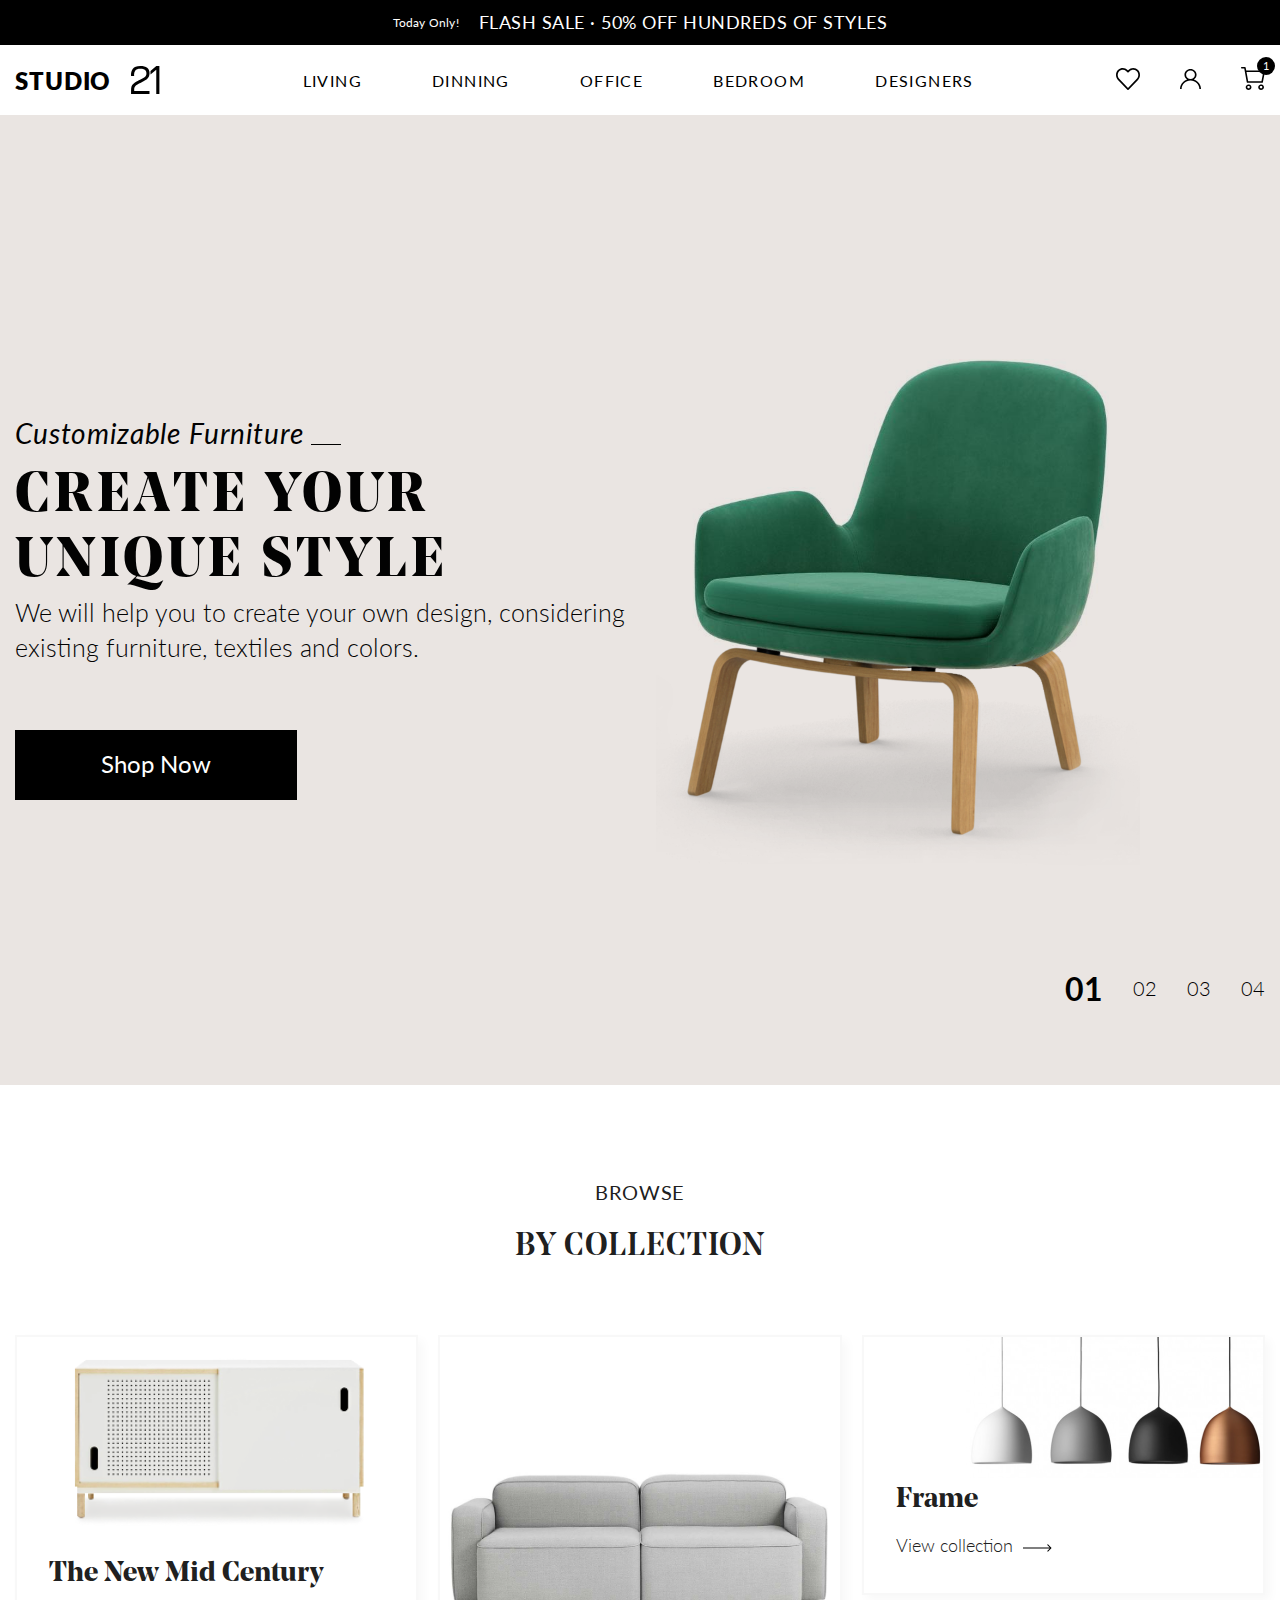
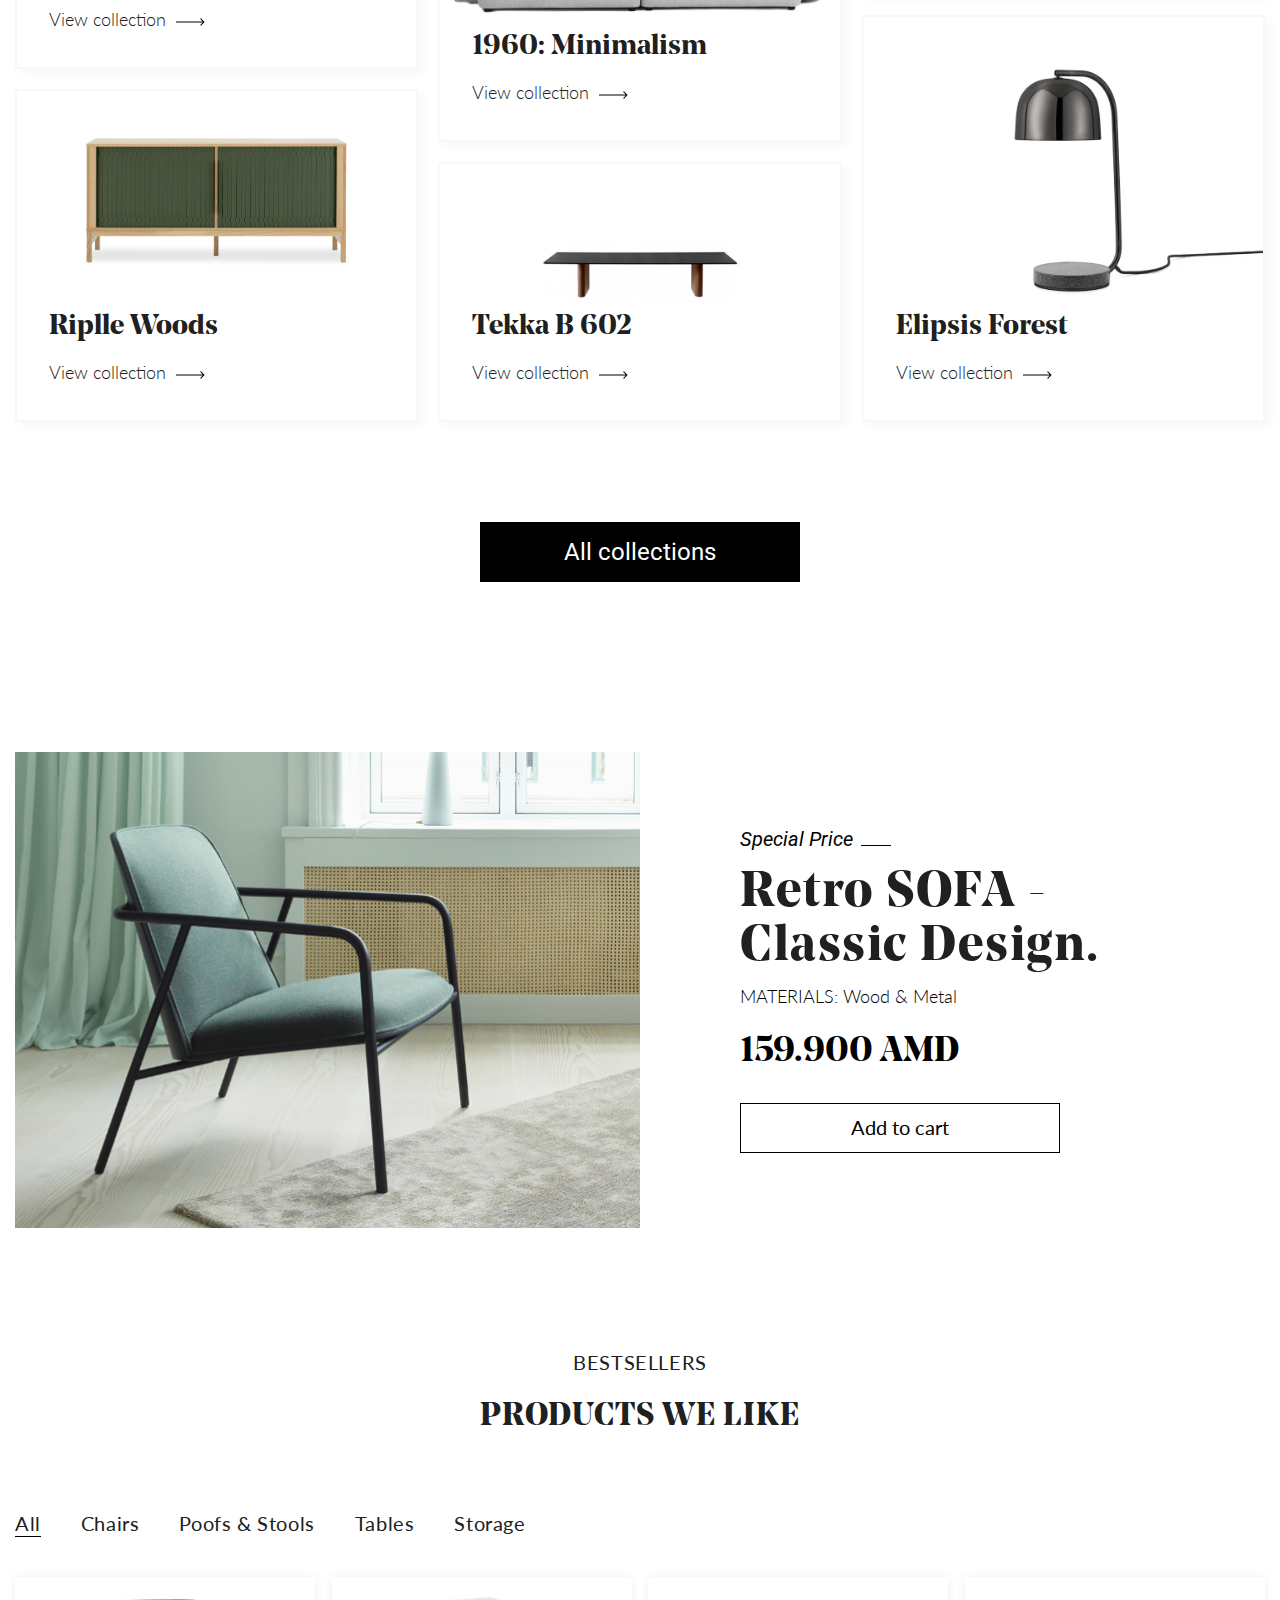
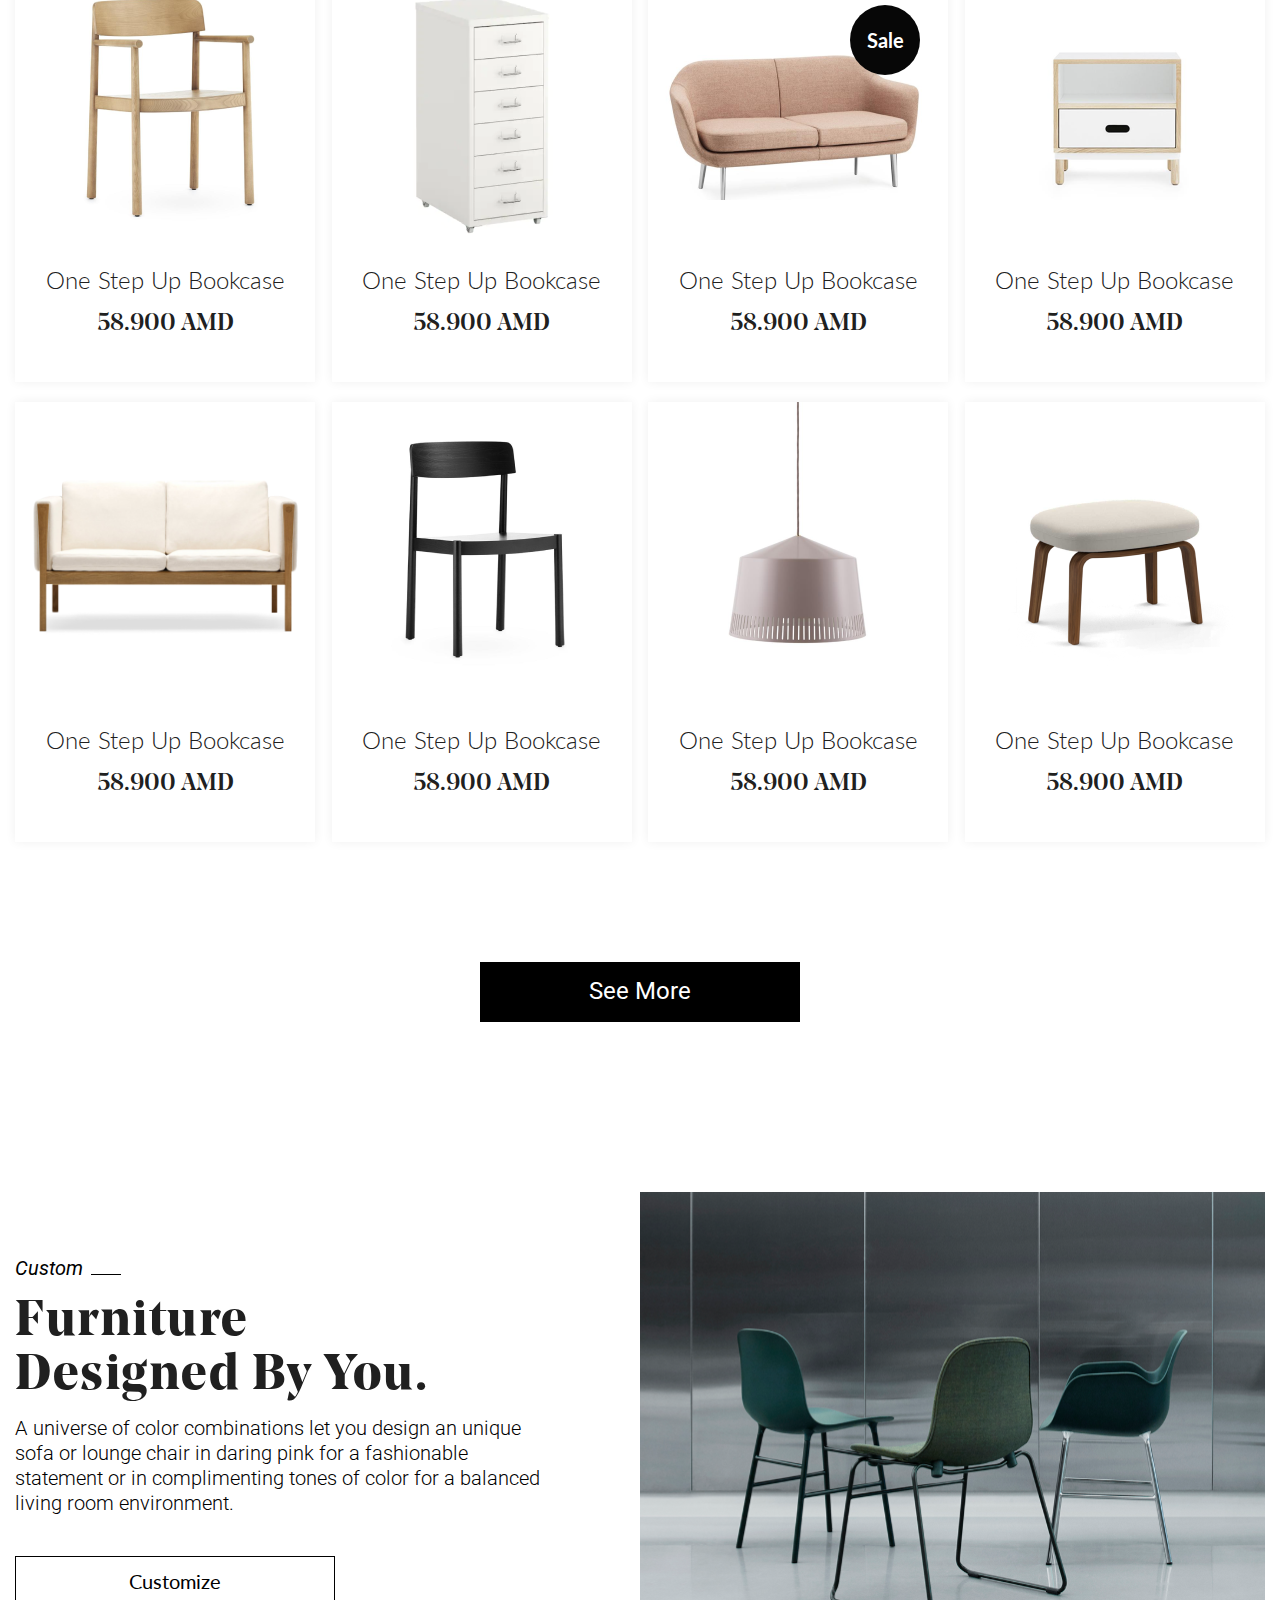
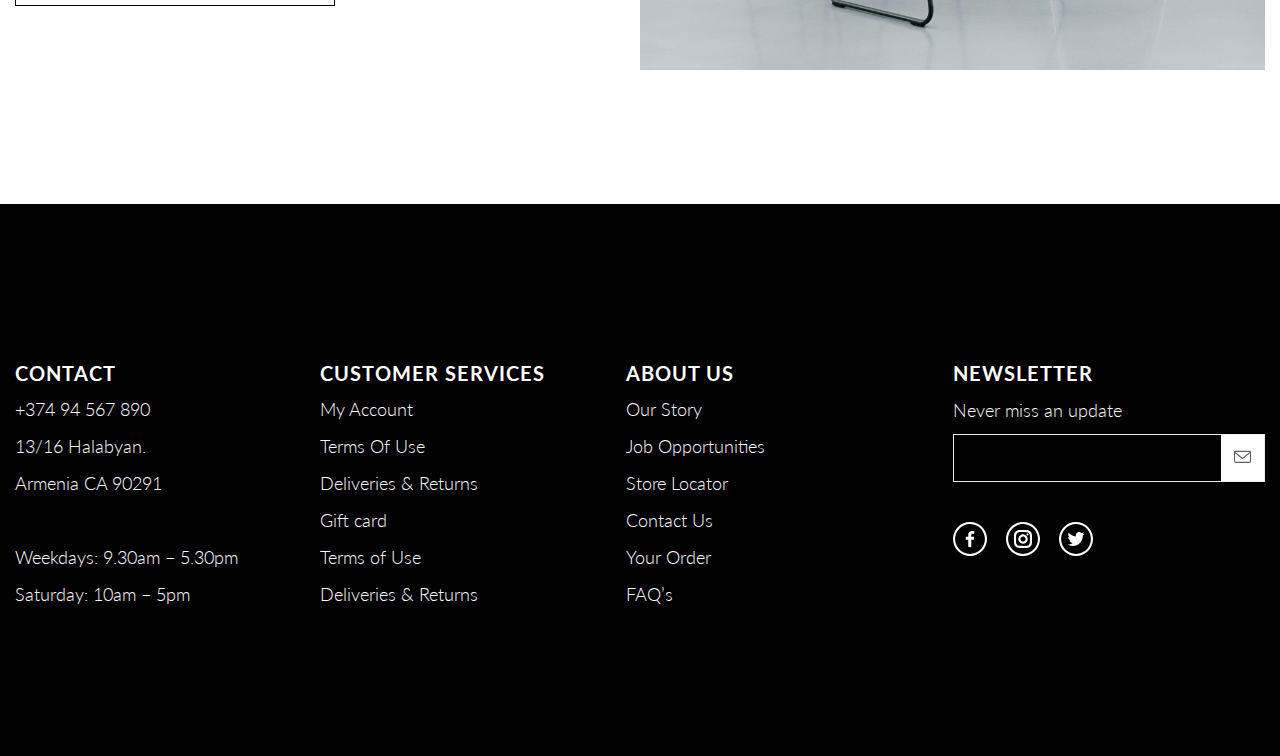
<file: index.html>
<!DOCTYPE html>
<html lang="en">

<head>
	<meta charset="UTF-8">
	<meta http-equiv="X-UA-Compatible" content="IE=edge">
	<meta name="viewport" content="width=device-width, initial-scale=1.0">
	<title>Document</title>
	<link rel="stylesheet" href="./assest/css/style.css">
                
</head>

<body>

	<div id="studio-app">
		<header class="header">
			<div class="header_info">
				<div class="container-app">
					<div class="header_info_sale">
						<small class="sale_today">Today Only!</small>
						<h6 class="sale_flash">FLASH SALE · 50% OFF HUNDREDS OF STYLES</h6>
					</div>
				</div>
			</div>
<nav>
	<div class="navbar">
		<div class="container-app">
			<div class="navbar-nav">
				<div class="nav_brand">
					<a href="index.html">
						<div class="nav_brand_logo">
							<h2 class="brand_logo_text">STUDIO</h2>
							<div class="brand_logo_icons">
								<svg width="19" height="28" viewBox="0 0 19 28" fill="none" xmlns="http://www.w3.org/2000/svg">
									<path
										d="M3.18814 10.0912H0.0576746L0.0285203 9.60677C0.00929591 9.26407 0 8.93113 0 8.6086C0 6.46008 0.629442 4.49625 1.88957 2.7158C3.1497 0.935991 5.61165 0.0308071 9.27607 0.000244141C15.364 0.000244141 18.4566 2.35489 18.5528 7.06484C18.5528 8.54747 18.3047 9.78559 17.8098 10.7786C17.3143 11.7722 16.6533 12.5941 15.8266 13.2444C14.9987 13.8947 13.5904 14.7368 11.5991 15.7707C9.60847 16.8053 8.5933 17.3314 8.55485 17.3516C6.65102 18.3497 5.27988 19.253 4.44331 20.06C3.60674 20.8669 3.18877 22.0062 3.18877 23.4785V24.9604H18.4957V27.8802H0.0582897V24.1606C0.0582897 22.7287 0.207129 21.5257 0.505417 20.5529C0.803085 19.5794 1.46229 18.6742 2.48242 17.8373C3.53046 16.9399 4.44889 16.2695 5.23771 15.8254C6.02591 15.3819 7.30092 14.7186 9.06088 13.8362C10.8208 12.9537 12.1914 12.1845 13.1724 11.529C14.6725 10.4905 15.4229 9.14442 15.4229 7.48947C15.4229 5.96718 14.889 4.75181 13.8211 3.84402C12.9845 3.09751 11.508 2.72425 9.39204 2.72425C6.88171 2.72425 5.14531 3.36477 4.18409 4.64581C3.44302 5.62383 3.0728 6.90552 3.0728 8.48829C3.0728 8.87196 3.09203 9.24977 3.13048 9.62303C3.159 9.94621 3.17884 10.1068 3.18814 10.1068V10.0912Z"
										fill="black" />
								</svg>
								<svg width="10" height="28" viewBox="0 0 10 28" fill="none" xmlns="http://www.w3.org/2000/svg">
									<path
										d="M9.39429 27.8831H6.26381V3.64795L0.478516 8.61021V4.88868L6.32086 0.122803H9.39429V27.8831Z"
										fill="black" />
								</svg>
							</div>
						</div>
					</a>
				</div>
				<div class="nav_menu">
					<ul class="nav_menu_list">
						<li class="nav_menu_item">
							<a class="nav_menu_link" href="">Living</a>
						</li>
						<li class="nav_menu_item">
							<a class="nav_menu_link" href="">Dinning</a>
						</li>
						<li class="nav_menu_item">
							<a class="nav_menu_link" href="">Office</a>
						</li>
						<li class="nav_menu_item">
							<a class="nav_menu_link" href="">Bedroom</a>
						</li>
						<li class="nav_menu_item">
							<a class="nav_menu_link" href="">designers</a>
						</li>
					</ul>
				</div>
				<div class="nav_icons">
					<div class="nav_icons_list">
						<div class="nav_icon_item item_favorite">
							<svg width="24" height="22" viewBox="0 0 24 22" fill="none" xmlns="http://www.w3.org/2000/svg">
								<path
									d="M22.0373 2.0681C20.7959 0.751845 19.0565 0.00291421 17.234 0.000137825C15.4101 0.00222012 13.6688 0.750754 12.4255 2.06726L12.0018 2.50895L11.578 2.06726C9.11101 -0.552017 4.95858 -0.702437 2.30343 1.73122C2.18578 1.8391 2.07215 1.95115 1.96278 2.06726C-0.654261 4.85188 -0.654261 9.15538 1.96278 11.94L11.3791 21.7357C11.7048 22.075 12.2477 22.0895 12.5916 21.7682C12.6029 21.7577 12.6139 21.7468 12.6245 21.7357L22.0374 11.94C24.6542 9.15567 24.6542 4.85242 22.0373 2.0681ZM20.7962 10.7749H20.7953L12.0018 19.9241L3.20738 10.7749C1.20811 8.64715 1.20811 5.35926 3.20738 3.23156C5.02296 1.29037 8.09007 1.16865 10.0579 2.95967C10.1534 3.04663 10.2453 3.13731 10.3335 3.23156L11.3791 4.3197C11.7236 4.65743 12.2799 4.65743 12.6245 4.3197L13.6701 3.2324C15.4857 1.29121 18.5528 1.16949 20.5206 2.96051C20.6161 3.04747 20.708 3.13815 20.7962 3.2324C22.8129 5.36348 22.8276 8.65736 20.7962 10.7749Z"
									fill="black" />
							</svg>
						</div>
						<div class="nav_icon_item item_user">
							<a href="javascript:void(0)" class="item_user_show">
								<svg width="21" height="20" viewBox="0 0 21 20" fill="none" xmlns="http://www.w3.org/2000/svg">
									<path
										d="M17.9246 12.9289C16.781 11.8398 15.4198 11.0335 13.9346 10.5454C15.5253 9.50199 16.5703 7.75578 16.5703 5.78125C16.5703 2.59348 13.8472 0 10.5 0C7.15284 0 4.42969 2.59348 4.42969 5.78125C4.42969 7.75578 5.47472 9.50199 7.06543 10.5454C5.58026 11.0335 4.21903 11.8398 3.07539 12.9289C1.09221 14.8177 0 17.3289 0 20H1.64062C1.64062 15.3475 5.61492 11.5625 10.5 11.5625C15.3851 11.5625 19.3594 15.3475 19.3594 20H21C21 17.3289 19.9078 14.8177 17.9246 12.9289ZM10.5 10C8.05748 10 6.07031 8.1075 6.07031 5.78125C6.07031 3.455 8.05748 1.5625 10.5 1.5625C12.9425 1.5625 14.9297 3.455 14.9297 5.78125C14.9297 8.1075 12.9425 10 10.5 10Z"
										fill="black" />
								</svg>
							</a>
							<div class="user_card_bg">
								<div class="user_card">
									<div class="item_close_menu">
										<span>&#9747;</span>
									</div>
								</div>
							</div>
						</div>
						<div class="nav_icon_item item_basket">
							<a href="javascript:void(0)" class="item_basket_show">
								<svg width="24" height="23" viewBox="0 0 24 23" fill="none" xmlns="http://www.w3.org/2000/svg">
									<path
										d="M17.1982 20.1942C17.2078 19.6505 17.3847 19.1217 17.7069 18.6741C18.029 18.2265 18.4819 17.8801 19.0088 17.6784C19.5357 17.4767 20.113 17.4286 20.6683 17.5403C21.2235 17.652 21.732 17.9183 22.1298 18.306C22.5276 18.6937 22.7971 19.1854 22.9043 19.7193C23.0115 20.2533 22.9517 20.8056 22.7324 21.3071C22.5132 21.8086 22.1442 22.2368 21.6718 22.538C21.1994 22.8392 20.6447 22.9999 20.0774 23C19.3076 22.9931 18.5721 22.6938 18.0323 22.1677C17.4925 21.6417 17.1925 20.932 17.1982 20.1942ZM18.7865 20.1942C18.7968 20.4366 18.8812 20.6708 19.0293 20.8677C19.1773 21.0645 19.3824 21.2153 19.6191 21.3014C19.8559 21.3874 20.1138 21.4049 20.3608 21.3517C20.6078 21.2985 20.833 21.1768 21.0085 21.0019C21.184 20.8271 21.302 20.6066 21.3479 20.368C21.3937 20.1293 21.3654 19.8831 21.2664 19.6597C21.1674 19.4364 21.0021 19.2459 20.7911 19.1118C20.5801 18.9778 20.3326 18.9061 20.0794 18.9057C19.9063 18.9087 19.7354 18.9445 19.5767 19.0109C19.4181 19.0774 19.2746 19.1732 19.1547 19.293C19.0347 19.4127 18.9406 19.5539 18.8778 19.7086C18.815 19.8632 18.7846 20.0283 18.7885 20.1942H18.7865ZM4.68904 20.1942C4.69861 19.6505 4.87557 19.1217 5.1977 18.6741C5.51983 18.2265 5.97277 17.8801 6.49964 17.6784C7.02651 17.4767 7.60383 17.4286 8.1591 17.5403C8.71437 17.652 9.22284 17.9183 9.62065 18.306C10.0185 18.6937 10.2879 19.1854 10.3951 19.7193C10.5023 20.2533 10.4426 20.8056 10.2233 21.3071C10.004 21.8086 9.63502 22.2368 9.16265 22.538C8.69028 22.8392 8.13558 22.9999 7.56822 23C6.79886 22.9923 6.06404 22.6927 5.52474 22.1668C4.98545 21.6409 4.68567 20.9315 4.69106 20.1942H4.68904ZM6.27734 20.1942C6.28765 20.4366 6.37207 20.6708 6.5201 20.8677C6.66813 21.0645 6.87325 21.2153 7.10998 21.3014C7.3467 21.3874 7.60459 21.4049 7.85161 21.3517C8.09862 21.2985 8.32387 21.1768 8.49936 21.0019C8.67485 20.8271 8.79285 20.6066 8.83869 20.368C8.88454 20.1293 8.85621 19.8831 8.75723 19.6597C8.65824 19.4364 8.49297 19.2459 8.28194 19.1118C8.07091 18.9778 7.82343 18.9061 7.57024 18.9057C7.39701 18.9086 7.22607 18.9443 7.06726 19.0107C6.90846 19.0771 6.7649 19.1729 6.64486 19.2926C6.52481 19.4124 6.43063 19.5536 6.36774 19.7084C6.30484 19.8631 6.27446 20.0282 6.27836 20.1942H6.27734ZM6.52621 15.841C6.35697 15.8417 6.192 15.7902 6.05559 15.6942C5.91918 15.5982 5.81854 15.4627 5.76848 15.3078L5.7442 15.2109L3.2535 1.52216H0.794152C0.600737 1.52198 0.414019 1.45425 0.268956 1.33165C0.123893 1.20905 0.0304314 1.03998 0.00606995 0.856094L0 0.761081C0.000150665 0.575868 0.070681 0.397047 0.198406 0.258048C0.326131 0.119049 0.502306 0.0293864 0.693998 0.00582251L0.794152 5.37558e-06H3.92018C4.08942 -0.000605588 4.25439 0.0508778 4.3908 0.146875C4.52721 0.242872 4.62786 0.378309 4.67791 0.533243L4.70219 0.630195L5.24039 3.58045H23.2054C23.3138 3.5804 23.421 3.60159 23.5204 3.64271C23.6199 3.68383 23.7095 3.74403 23.7838 3.81958C23.8581 3.89514 23.9155 3.98446 23.9524 4.08206C23.9894 4.17966 24.0051 4.28347 23.9986 4.3871L23.9854 4.48405L21.9014 15.2215C21.871 15.3796 21.789 15.5243 21.6671 15.6348C21.5453 15.7453 21.39 15.8158 21.2236 15.8362L21.1224 15.842L6.52621 15.841ZM7.1929 14.3189H20.4608L22.2504 5.10067H5.51556L7.1929 14.3189Z"
										fill="black" />
								</svg>
							</a>
							<small class="amout_shop">1</small>
							<div class="basket_card">
								<div class="card_shop_all">

									<div class="item_close_menu">
										<span>&#9747;</span>
									</div>
								</div>

							</div>
						</div>
						<div class="nav_icon_item item_show_menu">
							<span></span>
							<span></span>
							<span></span>
						</div>
					</div>
				</div>
			</div>
		</div>
	</div>
</nav>
			<div class="studio_baner">
				<div class="container-app">
					<div class="studio_slider">
						<div class="slider_item">
							
								<div class="slider_item_content">
									<div class="slider_item_text">
										<h6>Customizable Furniture</h6>
										<h2>Create Your <br> Unique Style</h2>
										<p>We will help you to create your own design,
											considering existing furniture, textiles and colors.</p>
										<button class="shop_now">Shop Now</button>
									</div>
									<div class="slider_item_image item__img">
										<img src="./assest/img/card/92678718d7eb06758a9d40016e787385.png" alt="">
										<button class="shop_now">Shop Now</button>
									</div>
									
								</div>
							
						</div>
						<div class="slider_item">
							
								<div class="slider_item_content">
									<div class="slider_item_text">
										<h6>Customizable Furniture</h6>
										<h2>Create Your <br> Unique Style</h2>
										<p>We will help you to create your own design,
											considering existing furniture, textiles and colors.</p>
										<button class="shop_now">Shop Now</button>
									</div>
									<div class="slider_item_image item__img">
										<img src="./assest/img/card/92678718d7eb06758a9d40016e787385.png" alt="">
										<button class="shop_now">Shop Now</button>
									</div>
									
								</div>
							
						</div>
						<div class="slider_item">
							
								<div class="slider_item_content">
									<div class="slider_item_text">
										<h6>Customizable Furniture</h6>
										<h2>Create Your <br> Unique Style</h2>
										<p>We will help you to create your own design,
											considering existing furniture, textiles and colors.</p>
										<button class="shop_now">Shop Now</button>
									</div>
									<div class="slider_item_image item__img">
										<img src="./assest/img/card/92678718d7eb06758a9d40016e787385.png" alt="">
										<button class="shop_now">Shop Now</button>
									</div>
									
								</div>
							
						</div>
						<div class="slider_item">
							
							<div class="slider_item_content">
								<div class="slider_item_text">
									<h6>Customizable Furniture</h6>
									<h2>Create Your <br> Unique Style</h2>
									<p>We will help you to create your own design,
										considering existing furniture, textiles and colors.</p>
									<button class="shop_now">Shop Now</button>
								</div>
								<div class="slider_item_image item__img">
									<img src="./assest/img/card/92678718d7eb06758a9d40016e787385.png" alt="">
									<button class="shop_now">Shop Now</button>
								</div>
								
							</div>
						
						</div>
					</div>
				</div>
			</div>
		</header>
		<section class="browse">
			<div class="container-app">
				<div class="browse_content">
					<div class="browse_header">
						<h6 class="title">BROwse</h6>
						<h2 class="title_by">BY COllection</h2>
					</div>
					<div class="browse_body">
						<div class="card_group card_group_one">
							<div class="card product_one">
								<div class="card_img">
									<img src="./assest/img/card/one.png" alt="">
								</div>
								<div class="card_body">
									<h5 class="card_title">The New Mid Century</h5>
									<span class="card_view">View collection 
										<svg width="29" height="8" viewBox="0 0 29 8" fill="none" xmlns="http://www.w3.org/2000/svg">
											<path d="M28.3536 4.35355C28.5488 4.15829 28.5488 3.84171 28.3536 3.64645L25.1716 0.464466C24.9763 0.269204 24.6597 0.269204 24.4645 0.464466C24.2692 0.659728 24.2692 0.976311 24.4645 1.17157L27.2929 4L24.4645 6.82843C24.2692 7.02369 24.2692 7.34027 24.4645 7.53553C24.6597 7.7308 24.9763 7.7308 25.1716 7.53553L28.3536 4.35355ZM0 4.5H28V3.5H0V4.5Z" fill="black"/>
											</svg>											
									</span>
								</div>
							</div>
							<div class="card product_two">
								<div class="card_img">
									<img src="./assest/img/card/two.png" alt="">
								</div>
								<div class="card_body">
									<h5 class="card_title">Riplle Woods</h5>
									<span class="card_view">View collection 
										<svg width="29" height="8" viewBox="0 0 29 8" fill="none" xmlns="http://www.w3.org/2000/svg">
											<path d="M28.3536 4.35355C28.5488 4.15829 28.5488 3.84171 28.3536 3.64645L25.1716 0.464466C24.9763 0.269204 24.6597 0.269204 24.4645 0.464466C24.2692 0.659728 24.2692 0.976311 24.4645 1.17157L27.2929 4L24.4645 6.82843C24.2692 7.02369 24.2692 7.34027 24.4645 7.53553C24.6597 7.7308 24.9763 7.7308 25.1716 7.53553L28.3536 4.35355ZM0 4.5H28V3.5H0V4.5Z" fill="black"/>
											</svg>											
									</span>
								</div>
							</div>
						</div>
						
						<div class="card_group card_group_two">
							<div class="card product_one">
								<div class="card_img">
									<img src="./assest/img/card/three.png" alt="">
								</div>
								<div class="card_body">
									<h5 class="card_title">1960: Minimalism</h5>
									<span class="card_view">View collection 
										<svg width="29" height="8" viewBox="0 0 29 8" fill="none" xmlns="http://www.w3.org/2000/svg">
											<path d="M28.3536 4.35355C28.5488 4.15829 28.5488 3.84171 28.3536 3.64645L25.1716 0.464466C24.9763 0.269204 24.6597 0.269204 24.4645 0.464466C24.2692 0.659728 24.2692 0.976311 24.4645 1.17157L27.2929 4L24.4645 6.82843C24.2692 7.02369 24.2692 7.34027 24.4645 7.53553C24.6597 7.7308 24.9763 7.7308 25.1716 7.53553L28.3536 4.35355ZM0 4.5H28V3.5H0V4.5Z" fill="black"/>
											</svg>
									</span>
								</div>
							</div>
							<div class="card product_two">
								<div class="card_img">
									<img src="./assest/img/card/four.png" alt="">
								</div>
								<div class="card_body">
									<h5 class="card_title">Tekka B 602</h5>
									<span class="card_view">View collection 
										<svg width="29" height="8" viewBox="0 0 29 8" fill="none" xmlns="http://www.w3.org/2000/svg">
											<path d="M28.3536 4.35355C28.5488 4.15829 28.5488 3.84171 28.3536 3.64645L25.1716 0.464466C24.9763 0.269204 24.6597 0.269204 24.4645 0.464466C24.2692 0.659728 24.2692 0.976311 24.4645 1.17157L27.2929 4L24.4645 6.82843C24.2692 7.02369 24.2692 7.34027 24.4645 7.53553C24.6597 7.7308 24.9763 7.7308 25.1716 7.53553L28.3536 4.35355ZM0 4.5H28V3.5H0V4.5Z" fill="black"/>
											</svg>											
									</span>
								</div>
							</div>
						</div>
						
						<div class="card_group card_group_three">
							<div class="card product_one">
								<div class="card_img">
									<img src="./assest/img/card/five.png" alt="">
								</div>
								<div class="card_body">
									<h5 class="card_title">Frame</h5>
									<span class="card_view">View collection 
										<svg width="29" height="8" viewBox="0 0 29 8" fill="none" xmlns="http://www.w3.org/2000/svg">
											<path d="M28.3536 4.35355C28.5488 4.15829 28.5488 3.84171 28.3536 3.64645L25.1716 0.464466C24.9763 0.269204 24.6597 0.269204 24.4645 0.464466C24.2692 0.659728 24.2692 0.976311 24.4645 1.17157L27.2929 4L24.4645 6.82843C24.2692 7.02369 24.2692 7.34027 24.4645 7.53553C24.6597 7.7308 24.9763 7.7308 25.1716 7.53553L28.3536 4.35355ZM0 4.5H28V3.5H0V4.5Z" fill="black"/>
											</svg>											
									</span>
								</div>
							</div>
							<div class="card product_two">
								<div class="card_img">
									<img src="./assest/img/card/six.png" alt="">
								</div>
								<div class="card_body">
									<h5 class="card_title">Elipsis Forest</h5>
									<span class="card_view">View collection 
										<svg width="29" height="8" viewBox="0 0 29 8" fill="none" xmlns="http://www.w3.org/2000/svg">
											<path d="M28.3536 4.35355C28.5488 4.15829 28.5488 3.84171 28.3536 3.64645L25.1716 0.464466C24.9763 0.269204 24.6597 0.269204 24.4645 0.464466C24.2692 0.659728 24.2692 0.976311 24.4645 1.17157L27.2929 4L24.4645 6.82843C24.2692 7.02369 24.2692 7.34027 24.4645 7.53553C24.6597 7.7308 24.9763 7.7308 25.1716 7.53553L28.3536 4.35355ZM0 4.5H28V3.5H0V4.5Z" fill="black"/>
											</svg>											
									</span>
								</div>
							</div>
						</div>
						
					</div>
					<div class="browse_collections">
						<button class="collections_btn">All collections</button>
					</div>
				</div>
			</div>
		</section>
		<section class="shoping_block shoping_price">
			<div class="container-app">
				<div class="row">
					<div class="col col_img">
						<img src="./assest/img/card/price-img.svg" alt="">
					</div>
					<div class="col col_info">
						<h5>Special Price</h5>
						<h2>Retro SOFA - <br>
							Classic Design.</h2>
						<span>MATERIALS: <a href="#">Wood & Metal</a></span>
						<h3>159.900 AMD</h3>
						<button>Add to cart</button>
					</div>
				</div>
			</div>
		</section>
		<section class="bestsellers">
			<div class="container-app">
				<div class="bestsellers_header">
					<h6>BESTSELLERS</h6>
					<h2>PRODUCTS WE LIKE</h2>
				</div>
				<div class="bestsellers_body">
					<div class="bestsellers_tab">
						<div class="bestsellers_tab_btn">
							<button class="tablinks active" onclick="openBestsellers(event, 'All')">All</button>
							<button class="tablinks" onclick="openBestsellers(event, 'Chairs')">Chairs</button>
							<button class="tablinks" onclick="openBestsellers(event, 'PoofsStools')">Poofs & Stools</button>
							<button class="tablinks" onclick="openBestsellers(event, 'Tables')">Tables</button>
							<button class="tablinks" onclick="openBestsellers(event, 'Storage')">Storage</button>
						</div>
						<div class="bestsellers_tab_filter">
							<button class="tab_filter_btn">Filter</button>
							<div class="tab_filter_style">
								<button class="filter_style_none">
									<img src="./assest/img/bestsellers/none.png" alt="">
								</button>
								<button class="filter_style_select">
									<img src="./assest/img/bestsellers/select.png" alt="">
								</button>
							</div>
						</div>
					</div> 
					  
					  <!-- Tab content -->
					  <div class="bestsellers_tab_content">
							<div id="All" class="tabcontent">
								<div class="row">
									<div class="col">
										<div class="card">
											<div class="card_body">
												<div class="card_img">
													<img src="./assest/img/bestsellers/a.png" alt="">
												</div>
											</div>
											
											<div class="card_header">
												<h6>One Step Up Bookcase</h6>
												<h5>58.900 AMD</h5>
											</div>
										</div>
									</div>
									<div class="col">
										<div class="card">
											<div class="card_body">
												<div class="card_img">
													<img src="./assest/img/bestsellers/b.png" alt="">
												</div>
											</div>
											
											<div class="card_header">
												<h6>One Step Up Bookcase</h6>
												<h5>58.900 AMD</h5>
											</div>
											
										</div>
									</div>
									<div class="col">
										<div class="card">
											<div class="card_body">
												<div class="card_img">
													<img src="./assest/img/bestsellers/c.png" alt="">
												</div>
											</div>
											
											<div class="card_header">
												<h6>One Step Up Bookcase</h6>
												<h5>58.900 AMD</h5>
											</div>
											<div class="sale">
												<span>Sale</span>
											</div>
										</div>
									</div>
									<div class="col">
										<div class="card">
											<div class="card_body">
												<div class="card_img">
													<img src="./assest/img/bestsellers/d.png" alt="">
												</div>
											</div>
											
											<div class="card_header">
												<h6>One Step Up Bookcase</h6>
												<h5>58.900 AMD</h5>
											</div>
										</div>
									</div>
								</div>
								<div class="row">
									<div class="col">
										<div class="card">
											<div class="card_body">
												<div class="card_img">
													<img src="./assest/img/bestsellers/e.png" alt="">
												</div>
											</div>
											<div class="card_header">
												<h6>One Step Up Bookcase</h6>
												<h5>58.900 AMD</h5>
											</div>
										</div>
									</div>
									<div class="col">
										<div class="card">
											<div class="card_body">
												<div class="card_img">
													<img src="./assest/img/bestsellers/f.png" alt="">
												</div>
											</div>
											<div class="card_header">
												<h6>One Step Up Bookcase</h6>
												<h5>58.900 AMD</h5>
											</div>
										</div>
									</div>
									<div class="col">
										<div class="card">
											<div class="card_body">
												<div class="card_img">
													<img src="./assest/img/bestsellers/g.png" alt="">
												</div>
											</div>
											
											<div class="card_header">
												<h6>One Step Up Bookcase</h6>
												<h5>58.900 AMD</h5>
											</div>
										</div>
									</div>
									<div class="col">
										<div class="card">
											<div class="card_body">
												<div class="card_img">
													<img src="./assest/img/bestsellers/h.png" alt="">
												</div>
											</div>
											
											<div class="card_header">
												<h6>One Step Up Bookcase</h6>
												<h5>58.900 AMD</h5>
											</div>
										</div>
									</div>
								</div>
								
						  	</div>
						  
						  <div id="Chairs" class="tabcontent">
							<div class="row">
								<div class="col">
									<div class="card">
										<div class="card_body">
											<div class="card_img">
												<img src="./assest/img/bestsellers/a.png" alt="">
											</div>
										</div>
										
										<div class="card_header">
											<h6>One Step Up Bookcase</h6>
											<h5>58.900 AMD</h5>
										</div>
									</div>
								</div>
								<div class="col">
									<div class="card">
										<div class="card_body">
											<div class="card_img">
												<img src="./assest/img/bestsellers/b.png" alt="">
											</div>
										</div>
										
										<div class="card_header">
											<h6>One Step Up Bookcase</h6>
											<h5>58.900 AMD</h5>
										</div>
									</div>
								</div>
								<div class="col">
									<div class="card">
										<div class="card_body">
											<div class="card_img">
												<img src="./assest/img/bestsellers/c.png" alt="">
											</div>
										</div>
										
										<div class="card_header">
											<h6>One Step Up Bookcase</h6>
											<h5>58.900 AMD</h5>
										</div>
									</div>
								</div>
								<div class="col">
									<div class="card">
										<div class="card_body">
											<div class="card_img">
												<img src="./assest/img/bestsellers/d.png" alt="">
											</div>
										</div>
										
										<div class="card_header">
											<h6>One Step Up Bookcase</h6>
											<h5>58.900 AMD</h5>
										</div>
									</div>
								</div>
							</div>
						  </div>
						  
						  <div id="PoofsStools" class="tabcontent">
							<div class="row">
								<div class="col">
									<div class="card">
										<div class="card_body">
											<div class="card_img">
												<img src="./assest/img/bestsellers/a.png" alt="">
											</div>
										</div>
										
										<div class="card_header">
											<h6>One Step Up Bookcase</h6>
											<h5>58.900 AMD</h5>
										</div>
									</div>
								</div>
								<div class="col">
									<div class="card">
										<div class="card_body">
											<div class="card_img">
												<img src="./assest/img/bestsellers/b.png" alt="">
											</div>
										</div>
										
										<div class="card_header">
											<h6>One Step Up Bookcase</h6>
											<h5>58.900 AMD</h5>
										</div>
									</div>
								</div>
								<div class="col">
									<div class="card">
										<div class="card_body">
											<div class="card_img">
												<img src="./assest/img/bestsellers/c.png" alt="">
											</div>
										</div>
										
										<div class="card_header">
											<h6>One Step Up Bookcase</h6>
											<h5>58.900 AMD</h5>
										</div>
									</div>
								</div>
								<div class="col">
									<div class="card">
										<div class="card_body">
											<div class="card_img">
												<img src="./assest/img/bestsellers/d.png" alt="">
											</div>
										</div>
										
										<div class="card_header">
											<h6>One Step Up Bookcase</h6>
											<h5>58.900 AMD</h5>
										</div>
									</div>
								</div>
							</div>
						  </div>
						  <div id="Tables" class="tabcontent">
							<div class="row">
								<div class="col">
									<div class="card">
										<div class="card_body">
											<div class="card_img">
												<img src="./assest/img/bestsellers/a.png" alt="">
											</div>
										</div>
										
										<div class="card_header">
											<h6>One Step Up Bookcase</h6>
											<h5>58.900 AMD</h5>
										</div>
									</div>
								</div>
								<div class="col">
									<div class="card">
										<div class="card_body">
											<div class="card_img">
												<img src="./assest/img/bestsellers/b.png" alt="">
											</div>
										</div>
										
										<div class="card_header">
											<h6>One Step Up Bookcase</h6>
											<h5>58.900 AMD</h5>
										</div>
									</div>
								</div>
								<div class="col">
									<div class="card">
										<div class="card_body">
											<div class="card_img">
												<img src="./assest/img/bestsellers/c.png" alt="">
											</div>
										</div>
										
										<div class="card_header">
											<h6>One Step Up Bookcase</h6>
											<h5>58.900 AMD</h5>
										</div>
									</div>
								</div>
								<div class="col">
									<div class="card">
										<div class="card_body">
											<div class="card_img">
												<img src="./assest/img/bestsellers/d.png" alt="">
											</div>
										</div>
										
										<div class="card_header">
											<h6>One Step Up Bookcase</h6>
											<h5>58.900 AMD</h5>
										</div>
									</div>
								</div>
							</div>
						  </div>
						  
						  <div id="Storage" class="tabcontent">
							<div class="row">
								<div class="col">
									<div class="card">
										<div class="card_body">
											<div class="card_img">
												<img src="./assest/img/bestsellers/a.png" alt="">
											</div>
										</div>
										
										<div class="card_header">
											<h6>One Step Up Bookcase</h6>
											<h5>58.900 AMD</h5>
										</div>
									</div>
								</div>
								<div class="col">
									<div class="card">
										<div class="card_body">
											<div class="card_img">
												<img src="./assest/img/bestsellers/b.png" alt="">
											</div>
										</div>
										
										<div class="card_header">
											<h6>One Step Up Bookcase</h6>
											<h5>58.900 AMD</h5>
										</div>
									</div>
								</div>
								<div class="col">
									<div class="card">
										<div class="card_body">
											<div class="card_img">
												<img src="./assest/img/bestsellers/c.png" alt="">
											</div>
										</div>
										
										<div class="card_header">
											<h6>One Step Up Bookcase</h6>
											<h5>58.900 AMD</h5>
										</div>
									</div>
								</div>
								<div class="col">
									<div class="card">
										<div class="card_body">
											<div class="card_img">
												<img src="./assest/img/bestsellers/d.png" alt="">
											</div>
										</div>
										
										<div class="card_header">
											<h6>One Step Up Bookcase</h6>
											<h5>58.900 AMD</h5>
										</div>
									</div>
								</div>
							</div>
						  </div>
					  
					</div>
					<div class="browse_collections">
						<button class="collections_btn">See More</button>
					</div>
				</div>
			</div>

		</section>
		<section class="shoping_block shoping_custom">
			<div class="container-app">
				<div class="row">
					<div class="col col_info">
						<h5>Custom</h5>
						<h2>Furniture<br>
							Designed By You.</h2>
						<p>A universe of color combinations let you design an unique sofa or lounge chair in daring pink for a fashionable statement or in complimenting tones of color for a balanced living room environment.</p>
						<button>Customize</button>
					</div>
					<div class="col col_img">
						<img src="./assest/img/card/custom-img.svg" alt="">
					</div>
				</div>
			</div>
		</section>
<footer class="footer">
    <div class="container-app">
        <div class="footer_content">
            <div class="footer_accordion">
                <li class="title">
                    <div class="title_text close">
                        <span>Contact </span>
                        <button class="btn_menu_open">
                            <svg width="11" height="18" viewBox="0 0 11 18" fill="none" xmlns="http://www.w3.org/2000/svg">
                                <path d="M1.38095 1L9 8.78866L1 16.9667" stroke="white" stroke-width="1.5"/>
                                </svg>                                
                        </button>
                    </div>
                    <ul class="list">
                        <li class="list_item"><a href="tel:+37494567890" class="list_link">+374 94 567 890</a></li>
                        <li class="list_item"><a href="javascript:void(0)" class="list_link">13/16 Halabyan.</a></li>
                        <li class="list_item"><a href="javascript:void(0)" class="list_link">Armenia CA 90291</a></li>
                        <li class="list_item work_time"><a href="javascript:void(0)" class="list_link">Weekdays: 9.30am – 5.30pm</a></li>
                        <li class="list_item"><a href="javascript:void(0)" class="list_link">Saturday: 10am – 5pm</a></li>
                    </ul>
                </li>
                <li class="title">
                    <div class="title_text close">
                        <span>Customer Services</span>
                        <button  class="btn_menu_open ">
                            <svg width="11" height="18" viewBox="0 0 11 18" fill="none" xmlns="http://www.w3.org/2000/svg">
                                <path d="M1.38095 1L9 8.78866L1 16.9667" stroke="white" stroke-width="1.5"/>
                                </svg>                                
                        </button>
                    </div>
                    
                    <ul class="list">
                        <li class="list_item"><a href="" class="list_link">My Account</a></li>
                        <li class="list_item"><a href="" class="list_link">Terms Of Use</a></li>
                        <li class="list_item"><a href="" class="list_link">Deliveries & Returns</a></li>
                        <li class="list_item"><a href="" class="list_link">Gift card</a></li>
                        <li class="list_item"><a href="" class="list_link">Terms of Use</a></li>
                        <li class="list_item"><a href="" class="list_link">Deliveries & Returns</a></li>
                    </ul>
                </li>
                <li class="title">
                    <div class="title_text close">
                        <span>About Us</span>
                        <button  class="btn_menu_open close">
                            <svg width="11" height="18" viewBox="0 0 11 18" fill="none" xmlns="http://www.w3.org/2000/svg">
                                <path d="M1.38095 1L9 8.78866L1 16.9667" stroke="white" stroke-width="1.5"/>
                                </svg>                                
                        </button>
                    </div>
                    
                    <ul class="list">
                        <li class="list_item"><a href="" class="list_link">Our Story</a></li>
                        <li class="list_item"><a href="" class="list_link">Job Opportunities</a></li>
                        <li class="list_item"><a href="" class="list_link">Store Locator</a></li>
                        <li class="list_item"><a href="" class="list_link">Contact Us</a></li>
                        <li class="list_item"><a href="" class="list_link">Your Order</a></li>
                        <li class="list_item"><a href="" class="list_link">FAQ’s</a></li>
                    </ul>
                </li>
                <div class="social">
                    <a href="" class="facebook">
                        <svg width="34" height="34" viewBox="0 0 34 34" fill="none" xmlns="http://www.w3.org/2000/svg">
                            <path d="M4.97919 29.0208C1.79107 25.8327 0 21.5087 0 17C0 12.4913 1.79107 8.1673 4.97919 4.97919C8.1673 1.79107 12.4913 0 17 0C21.5087 0 25.8327 1.79107 29.0208 4.97919C32.2089 8.1673 34 12.4913 34 17C34 21.5087 32.2089 25.8327 29.0208 29.0208C25.8327 32.2089 21.5087 34 17 34C12.4913 34 8.1673 32.2089 4.97919 29.0208ZM2.10695 17C2.10695 19.9456 2.98042 22.825 4.61689 25.2741C6.25335 27.7233 8.57933 29.6322 11.3007 30.7594C14.022 31.8866 17.0165 32.1815 19.9055 31.6069C22.7945 31.0322 25.4481 29.6138 27.531 27.531C29.6138 25.4481 31.0322 22.7945 31.6069 19.9055C32.1815 17.0165 31.8866 14.022 30.7594 11.3007C29.6322 8.57933 27.7233 6.25335 25.2741 4.61689C22.825 2.98042 19.9456 2.10695 17 2.10695C13.0515 2.11146 9.26601 3.68199 6.474 6.474C3.68199 9.26601 2.11146 13.0515 2.10695 17ZM15.244 24.9784V17.6922H12.7448V14.8724H15.2979V12.7448C15.2544 12.245 15.3209 11.7416 15.4926 11.2701C15.6644 10.7986 15.9372 10.3705 16.292 10.0157C16.6468 9.66084 17.075 9.388 17.5465 9.21627C18.018 9.04453 18.5213 8.97809 19.0212 9.02158C19.7674 9.0077 20.5137 9.04324 21.2552 9.12796V11.6811H19.712C18.4893 11.6811 18.2765 12.2654 18.2765 13.064V14.8724H21.1488L20.7772 17.6908H18.2765V24.977L15.244 24.9784Z"/>
                            </svg>                            
                    </a>
                    <a href="" class="instagram">
                        <svg width="34" height="34" viewBox="0 0 34 34" fill="none" xmlns="http://www.w3.org/2000/svg">
                            <path d="M4.97919 29.0208C1.79107 25.8327 0 21.5087 0 17C0 12.4913 1.79107 8.1673 4.97919 4.97919C8.1673 1.79107 12.4913 0 17 0C21.5087 0 25.8327 1.79107 29.0208 4.97919C32.2089 8.1673 34 12.4913 34 17C34 21.5087 32.2089 25.8327 29.0208 29.0208C25.8327 32.2089 21.5087 34 17 34C12.4913 34 8.1673 32.2089 4.97919 29.0208ZM2.10695 17C2.10695 19.9456 2.98042 22.825 4.61689 25.2741C6.25335 27.7233 8.57933 29.6322 11.3007 30.7594C14.022 31.8866 17.0165 32.1815 19.9055 31.6069C22.7945 31.0322 25.4481 29.6138 27.531 27.531C29.6138 25.4481 31.0322 22.7945 31.6069 19.9055C32.1815 17.0165 31.8866 14.022 30.7594 11.3007C29.6322 8.57933 27.7233 6.25335 25.2741 4.61689C22.825 2.98042 19.9456 2.10695 17 2.10695C13.0515 2.11146 9.26601 3.68199 6.474 6.474C3.68199 9.26601 2.11146 13.0515 2.10695 17ZM13.6484 25.9897C12.8658 25.9977 12.0892 25.8532 11.3619 25.5642C10.7081 25.289 10.1127 24.8919 9.60738 24.394C9.08145 23.9122 8.67997 23.3102 8.43721 22.6395C8.17307 21.9048 8.02938 21.1322 8.01169 20.3516C7.95779 19.4481 7.95779 19.1701 7.95779 17C7.95779 14.8299 7.95779 14.5547 8.01169 13.6484C8.0037 12.8658 8.14823 12.0892 8.43721 11.3619C8.71194 10.7079 9.10912 10.1123 9.60738 9.60738C10.0895 9.08175 10.6914 8.68032 11.3619 8.43721C12.0961 8.17298 12.8682 8.02928 13.6484 8.01169C14.5533 7.95779 14.8313 7.95779 17 7.95779C19.1687 7.95779 19.4467 7.95779 20.3516 8.01169C21.1346 8.00381 21.9117 8.14833 22.6395 8.43721C23.2932 8.71253 23.8887 9.10963 24.394 9.60738C24.9192 10.0899 25.3205 10.6917 25.5642 11.3619C25.8276 12.0963 25.9713 12.8683 25.9897 13.6484C26.0436 14.5533 26.0436 14.8313 26.0436 17C26.0436 19.1687 26.0436 19.4467 25.9897 20.3516C25.9976 21.1346 25.8531 21.9117 25.5642 22.6395C25.2879 23.2927 24.8909 23.888 24.394 24.394C23.9115 24.9192 23.3097 25.3205 22.6395 25.5642C21.9047 25.828 21.1322 25.9717 20.3516 25.9897C19.4481 26.0436 19.1701 26.0436 17 26.0436C14.8299 26.0436 14.5533 26.0422 13.6484 25.9883V25.9897ZM12.2711 10.3875L12.2129 10.4073C11.8139 10.5604 11.4514 10.7955 11.1489 11.0975C10.8464 11.3995 10.6107 11.7616 10.457 12.1605C10.2457 12.6659 10.1372 13.2083 10.1379 13.7562C10.0854 14.6072 10.0854 14.8781 10.0854 17V20.1914C10.1078 20.7155 10.2087 21.2333 10.3847 21.7275L10.4045 21.7871C10.5573 22.1863 10.7926 22.5489 11.0949 22.8512C11.3972 23.1535 11.7598 23.3888 12.1591 23.5416C12.6643 23.7534 13.2069 23.8619 13.7547 23.8607C14.6058 23.9146 14.8767 23.9146 16.9986 23.9146H20.1899C20.7115 23.8914 21.2268 23.791 21.719 23.6168L21.7856 23.5955C22.1846 23.4421 22.5469 23.2067 22.8491 22.9045C23.1514 22.6022 23.3868 22.2399 23.5402 21.841C23.752 21.3357 23.8605 20.7931 23.8593 20.2453C23.9132 19.3942 23.9132 19.1219 23.9132 17V13.8086C23.8898 13.2866 23.7894 12.7709 23.6153 12.2782L23.5941 12.2129C23.4403 11.814 23.2048 11.4517 22.9026 11.1493C22.6004 10.8469 22.2383 10.6111 21.8395 10.457C21.3341 10.2457 20.7917 10.1372 20.2438 10.1379C19.3928 10.0854 19.1205 10.0854 16.9986 10.0854H13.8086C13.2842 10.1086 12.766 10.2095 12.2711 10.3847V10.3875ZM12.3193 17C12.3174 16.0714 12.591 15.1632 13.1057 14.3903C13.6204 13.6174 14.3528 13.0147 15.2103 12.6584C16.0678 12.3022 17.0118 12.2085 17.9226 12.3891C18.8334 12.5698 19.6701 13.0167 20.3267 13.6733C20.9833 14.3299 21.4302 15.1666 21.6109 16.0774C21.7915 16.9882 21.6978 17.9322 21.3416 18.7897C20.9853 19.6472 20.3826 20.3796 19.6097 20.8943C18.8368 21.409 17.9286 21.6826 17 21.6807C16.3834 21.6875 15.7717 21.5711 15.2007 21.3383C14.6298 21.1055 14.111 20.761 13.675 20.325C13.239 19.889 12.8945 19.3702 12.6617 18.7993C12.4289 18.2283 12.3125 17.6166 12.3193 17ZM14.4469 17C14.4469 17.505 14.5966 17.9986 14.8772 18.4184C15.1577 18.8383 15.5565 19.1655 16.023 19.3588C16.4895 19.552 17.0028 19.6025 17.4981 19.504C17.9933 19.4055 18.4483 19.1624 18.8053 18.8053C19.1624 18.4483 19.4055 17.9933 19.504 17.4981C19.6025 17.0028 19.552 16.4895 19.3588 16.023C19.1655 15.5565 18.8383 15.1577 18.4184 14.8772C17.9986 14.5966 17.505 14.4469 17 14.4469C16.3256 14.4557 15.6813 14.7275 15.2044 15.2044C14.7275 15.6813 14.4557 16.3256 14.4469 17ZM20.5091 12.4782C20.5088 12.2781 20.5679 12.0824 20.6788 11.9159C20.7898 11.7495 20.9476 11.6196 21.1324 11.5428C21.3172 11.4661 21.5206 11.4459 21.7168 11.4847C21.9131 11.5236 22.0934 11.6198 22.235 11.7612C22.3766 11.9025 22.473 12.0827 22.5122 12.279C22.5513 12.4752 22.5314 12.6786 22.4549 12.8635C22.3784 13.0483 22.2487 13.2064 22.0824 13.3175C21.9161 13.4287 21.7205 13.4881 21.5204 13.4881C21.2529 13.4877 20.9965 13.3814 20.8072 13.1924C20.6179 13.0034 20.5113 12.7471 20.5105 12.4796L20.5091 12.4782Z"/>
                            </svg>                            
                    </a>
                    <a href="" class="twitter">
                        <svg width="34" height="34" viewBox="0 0 34 34" fill="none" xmlns="http://www.w3.org/2000/svg">
                            <path d="M4.97919 29.0208C1.79107 25.8327 0 21.5087 0 17C0 12.4913 1.79107 8.1673 4.97919 4.97919C8.1673 1.79107 12.4913 0 17 0C21.5087 0 25.8327 1.79107 29.0208 4.97919C32.2089 8.1673 34 12.4913 34 17C34 21.5087 32.2089 25.8327 29.0208 29.0208C25.8327 32.2089 21.5087 34 17 34C12.4913 34 8.1673 32.2089 4.97919 29.0208ZM2.10695 17C2.10695 19.9456 2.98042 22.825 4.61689 25.2741C6.25335 27.7233 8.57933 29.6322 11.3007 30.7594C14.022 31.8866 17.0165 32.1815 19.9055 31.6069C22.7945 31.0322 25.4481 29.6138 27.531 27.531C29.6138 25.4481 31.0322 22.7945 31.6069 19.9055C32.1815 17.0165 31.8866 14.022 30.7594 11.3007C29.6322 8.57933 27.7233 6.25335 25.2741 4.61689C22.825 2.98042 19.9456 2.10695 17 2.10695C13.0515 2.11146 9.26601 3.68199 6.474 6.474C3.68199 9.26601 2.11146 13.0515 2.10695 17ZM8.48969 22.3728C8.77115 22.4164 9.05603 22.434 9.34072 22.4253C10.9225 22.4463 12.463 21.9207 13.7023 20.9374C12.976 20.9099 12.2755 20.6605 11.6953 20.2228C11.1151 19.7851 10.6829 19.1801 10.457 18.4893C10.6667 18.5338 10.8811 18.5519 11.0953 18.5432C11.3995 18.5338 11.7023 18.4977 12.0002 18.4354C11.2087 18.2823 10.4949 17.8592 9.98059 17.2384C9.46633 16.6176 9.18351 15.8375 9.18044 15.0313V14.9774C9.66704 15.2537 10.2165 15.4003 10.7761 15.4029C10.3043 15.0743 9.91803 14.6373 9.64978 14.1287C9.38152 13.6201 9.23907 13.0546 9.23434 12.4796C9.22881 11.8612 9.39475 11.2534 9.71375 10.7236C10.5826 11.8086 11.672 12.6967 12.9097 13.3293C14.1474 13.9618 15.5053 14.3244 16.8936 14.393C16.832 14.1314 16.7964 13.8644 16.7872 13.5959C16.7867 13.1347 16.8771 12.678 17.0533 12.2518C17.2295 11.8256 17.4881 11.4384 17.8142 11.1123C18.1403 10.7862 18.5275 10.5277 18.9537 10.3515C19.3798 10.1752 19.8366 10.0848 20.2977 10.0854C20.7687 10.0895 21.2338 10.1907 21.6638 10.3828C22.0938 10.5749 22.4796 10.8536 22.7969 11.2016C23.5865 11.0538 24.3431 10.7655 25.0309 10.3506C24.7708 11.1572 24.2216 11.8392 23.4891 12.2654C24.1878 12.2022 24.871 12.0224 25.5103 11.7335C25.042 12.4225 24.4676 13.0328 23.8082 13.542V13.9675C23.8184 15.2766 23.5681 16.5747 23.0718 17.7861C22.5756 18.9976 21.8433 20.0982 20.9175 21.0239C19.9918 21.9496 18.8912 22.6819 17.6798 23.1782C16.4683 23.6745 15.1702 23.9248 13.8611 23.9146C11.9587 23.9347 10.0918 23.3989 8.48969 22.3728Z"/>
                            </svg>
                            
                    </a>
                </div>
            </div>
            <div class="footer_form">
                <li class="title">
                    <div class="title_text">
                        <span> Newsletter</span>
                    </div>
                   
                </li>
                <div class="form">
                    <span>Never miss an update</span>
                    <div class="form_content">
                        <form>
                            <input type="text">
                            <button>
                                <svg width="17" height="13" viewBox="0 0 17 13" fill="none" xmlns="http://www.w3.org/2000/svg">
                                    <path d="M15.6723 12.8753H1.85976C1.61855 12.8645 1.38212 12.8043 1.16512 12.6984C0.948116 12.5925 0.755166 12.4432 0.598219 12.2597C0.418101 12.0936 0.272572 11.8934 0.16998 11.6709C0.0673889 11.4483 0.00975505 11.2077 0.000385739 10.9628V2.13341C0.000236421 2.10886 0.00581464 2.0846 0.0166774 2.06258C-0.00555914 1.98721 -0.00555914 1.90703 0.0166774 1.83166C0.0413682 1.75402 0.0808116 1.68186 0.132844 1.61916C0.14549 1.60628 0.156657 1.59203 0.166136 1.57666C0.179029 1.55864 0.19635 1.54425 0.216427 1.53487C0.397271 1.29637 0.64328 1.11531 0.924761 1.01354C1.2224 0.895493 1.53957 0.83446 1.85976 0.833622H15.6723C15.9744 0.819455 16.2733 0.900202 16.5272 1.06454C16.7519 1.23293 16.9039 1.48069 16.9522 1.75729C16.974 1.80304 16.9879 1.85213 16.9933 1.9025C16.9982 1.9567 16.9954 2.01132 16.9848 2.06471C16.9957 2.08673 17.0012 2.11098 17.0011 2.13554V10.9628C17.0009 11.417 16.8866 11.8639 16.6689 12.2626C16.5799 12.4502 16.4383 12.6079 16.2614 12.7167C16.0845 12.8254 15.8799 12.8805 15.6723 12.8753ZM1.06289 3.12579V10.9628C1.09199 11.1665 1.19543 11.3522 1.3533 11.4841C1.47762 11.6451 1.65885 11.7523 1.85976 11.7837H15.6723C15.8139 11.7837 15.8968 11.6832 15.9131 11.4841C15.9294 11.2851 15.9379 11.1101 15.9379 10.9628V3.12579L8.84889 8.95891C8.79897 9.0011 8.74313 9.03571 8.68314 9.06162C8.56547 9.10671 8.4353 9.10671 8.31764 9.06162C8.25746 9.03564 8.20139 9.00104 8.15118 8.95891L1.06289 3.12579ZM1.61043 1.92871C1.52209 1.92875 1.43384 1.93443 1.34622 1.94571L8.50039 7.82983L15.6723 1.928L1.61043 1.92871Z" fill="#605F5F"/>
                                    </svg>
                                    
                            </button>
                        </form>
                    </div>
                </div>
                <div class="social">
                    <a href="" class="facebook">
                        <svg width="34" height="34" viewBox="0 0 34 34" fill="none" xmlns="http://www.w3.org/2000/svg">
                            <path d="M4.97919 29.0208C1.79107 25.8327 0 21.5087 0 17C0 12.4913 1.79107 8.1673 4.97919 4.97919C8.1673 1.79107 12.4913 0 17 0C21.5087 0 25.8327 1.79107 29.0208 4.97919C32.2089 8.1673 34 12.4913 34 17C34 21.5087 32.2089 25.8327 29.0208 29.0208C25.8327 32.2089 21.5087 34 17 34C12.4913 34 8.1673 32.2089 4.97919 29.0208ZM2.10695 17C2.10695 19.9456 2.98042 22.825 4.61689 25.2741C6.25335 27.7233 8.57933 29.6322 11.3007 30.7594C14.022 31.8866 17.0165 32.1815 19.9055 31.6069C22.7945 31.0322 25.4481 29.6138 27.531 27.531C29.6138 25.4481 31.0322 22.7945 31.6069 19.9055C32.1815 17.0165 31.8866 14.022 30.7594 11.3007C29.6322 8.57933 27.7233 6.25335 25.2741 4.61689C22.825 2.98042 19.9456 2.10695 17 2.10695C13.0515 2.11146 9.26601 3.68199 6.474 6.474C3.68199 9.26601 2.11146 13.0515 2.10695 17ZM15.244 24.9784V17.6922H12.7448V14.8724H15.2979V12.7448C15.2544 12.245 15.3209 11.7416 15.4926 11.2701C15.6644 10.7986 15.9372 10.3705 16.292 10.0157C16.6468 9.66084 17.075 9.388 17.5465 9.21627C18.018 9.04453 18.5213 8.97809 19.0212 9.02158C19.7674 9.0077 20.5137 9.04324 21.2552 9.12796V11.6811H19.712C18.4893 11.6811 18.2765 12.2654 18.2765 13.064V14.8724H21.1488L20.7772 17.6908H18.2765V24.977L15.244 24.9784Z"/>
                            </svg>                            
                    </a>
                    <a href="" class="instagram">
                        <svg width="34" height="34" viewBox="0 0 34 34" fill="none" xmlns="http://www.w3.org/2000/svg">
                            <path d="M4.97919 29.0208C1.79107 25.8327 0 21.5087 0 17C0 12.4913 1.79107 8.1673 4.97919 4.97919C8.1673 1.79107 12.4913 0 17 0C21.5087 0 25.8327 1.79107 29.0208 4.97919C32.2089 8.1673 34 12.4913 34 17C34 21.5087 32.2089 25.8327 29.0208 29.0208C25.8327 32.2089 21.5087 34 17 34C12.4913 34 8.1673 32.2089 4.97919 29.0208ZM2.10695 17C2.10695 19.9456 2.98042 22.825 4.61689 25.2741C6.25335 27.7233 8.57933 29.6322 11.3007 30.7594C14.022 31.8866 17.0165 32.1815 19.9055 31.6069C22.7945 31.0322 25.4481 29.6138 27.531 27.531C29.6138 25.4481 31.0322 22.7945 31.6069 19.9055C32.1815 17.0165 31.8866 14.022 30.7594 11.3007C29.6322 8.57933 27.7233 6.25335 25.2741 4.61689C22.825 2.98042 19.9456 2.10695 17 2.10695C13.0515 2.11146 9.26601 3.68199 6.474 6.474C3.68199 9.26601 2.11146 13.0515 2.10695 17ZM13.6484 25.9897C12.8658 25.9977 12.0892 25.8532 11.3619 25.5642C10.7081 25.289 10.1127 24.8919 9.60738 24.394C9.08145 23.9122 8.67997 23.3102 8.43721 22.6395C8.17307 21.9048 8.02938 21.1322 8.01169 20.3516C7.95779 19.4481 7.95779 19.1701 7.95779 17C7.95779 14.8299 7.95779 14.5547 8.01169 13.6484C8.0037 12.8658 8.14823 12.0892 8.43721 11.3619C8.71194 10.7079 9.10912 10.1123 9.60738 9.60738C10.0895 9.08175 10.6914 8.68032 11.3619 8.43721C12.0961 8.17298 12.8682 8.02928 13.6484 8.01169C14.5533 7.95779 14.8313 7.95779 17 7.95779C19.1687 7.95779 19.4467 7.95779 20.3516 8.01169C21.1346 8.00381 21.9117 8.14833 22.6395 8.43721C23.2932 8.71253 23.8887 9.10963 24.394 9.60738C24.9192 10.0899 25.3205 10.6917 25.5642 11.3619C25.8276 12.0963 25.9713 12.8683 25.9897 13.6484C26.0436 14.5533 26.0436 14.8313 26.0436 17C26.0436 19.1687 26.0436 19.4467 25.9897 20.3516C25.9976 21.1346 25.8531 21.9117 25.5642 22.6395C25.2879 23.2927 24.8909 23.888 24.394 24.394C23.9115 24.9192 23.3097 25.3205 22.6395 25.5642C21.9047 25.828 21.1322 25.9717 20.3516 25.9897C19.4481 26.0436 19.1701 26.0436 17 26.0436C14.8299 26.0436 14.5533 26.0422 13.6484 25.9883V25.9897ZM12.2711 10.3875L12.2129 10.4073C11.8139 10.5604 11.4514 10.7955 11.1489 11.0975C10.8464 11.3995 10.6107 11.7616 10.457 12.1605C10.2457 12.6659 10.1372 13.2083 10.1379 13.7562C10.0854 14.6072 10.0854 14.8781 10.0854 17V20.1914C10.1078 20.7155 10.2087 21.2333 10.3847 21.7275L10.4045 21.7871C10.5573 22.1863 10.7926 22.5489 11.0949 22.8512C11.3972 23.1535 11.7598 23.3888 12.1591 23.5416C12.6643 23.7534 13.2069 23.8619 13.7547 23.8607C14.6058 23.9146 14.8767 23.9146 16.9986 23.9146H20.1899C20.7115 23.8914 21.2268 23.791 21.719 23.6168L21.7856 23.5955C22.1846 23.4421 22.5469 23.2067 22.8491 22.9045C23.1514 22.6022 23.3868 22.2399 23.5402 21.841C23.752 21.3357 23.8605 20.7931 23.8593 20.2453C23.9132 19.3942 23.9132 19.1219 23.9132 17V13.8086C23.8898 13.2866 23.7894 12.7709 23.6153 12.2782L23.5941 12.2129C23.4403 11.814 23.2048 11.4517 22.9026 11.1493C22.6004 10.8469 22.2383 10.6111 21.8395 10.457C21.3341 10.2457 20.7917 10.1372 20.2438 10.1379C19.3928 10.0854 19.1205 10.0854 16.9986 10.0854H13.8086C13.2842 10.1086 12.766 10.2095 12.2711 10.3847V10.3875ZM12.3193 17C12.3174 16.0714 12.591 15.1632 13.1057 14.3903C13.6204 13.6174 14.3528 13.0147 15.2103 12.6584C16.0678 12.3022 17.0118 12.2085 17.9226 12.3891C18.8334 12.5698 19.6701 13.0167 20.3267 13.6733C20.9833 14.3299 21.4302 15.1666 21.6109 16.0774C21.7915 16.9882 21.6978 17.9322 21.3416 18.7897C20.9853 19.6472 20.3826 20.3796 19.6097 20.8943C18.8368 21.409 17.9286 21.6826 17 21.6807C16.3834 21.6875 15.7717 21.5711 15.2007 21.3383C14.6298 21.1055 14.111 20.761 13.675 20.325C13.239 19.889 12.8945 19.3702 12.6617 18.7993C12.4289 18.2283 12.3125 17.6166 12.3193 17ZM14.4469 17C14.4469 17.505 14.5966 17.9986 14.8772 18.4184C15.1577 18.8383 15.5565 19.1655 16.023 19.3588C16.4895 19.552 17.0028 19.6025 17.4981 19.504C17.9933 19.4055 18.4483 19.1624 18.8053 18.8053C19.1624 18.4483 19.4055 17.9933 19.504 17.4981C19.6025 17.0028 19.552 16.4895 19.3588 16.023C19.1655 15.5565 18.8383 15.1577 18.4184 14.8772C17.9986 14.5966 17.505 14.4469 17 14.4469C16.3256 14.4557 15.6813 14.7275 15.2044 15.2044C14.7275 15.6813 14.4557 16.3256 14.4469 17ZM20.5091 12.4782C20.5088 12.2781 20.5679 12.0824 20.6788 11.9159C20.7898 11.7495 20.9476 11.6196 21.1324 11.5428C21.3172 11.4661 21.5206 11.4459 21.7168 11.4847C21.9131 11.5236 22.0934 11.6198 22.235 11.7612C22.3766 11.9025 22.473 12.0827 22.5122 12.279C22.5513 12.4752 22.5314 12.6786 22.4549 12.8635C22.3784 13.0483 22.2487 13.2064 22.0824 13.3175C21.9161 13.4287 21.7205 13.4881 21.5204 13.4881C21.2529 13.4877 20.9965 13.3814 20.8072 13.1924C20.6179 13.0034 20.5113 12.7471 20.5105 12.4796L20.5091 12.4782Z"/>
                            </svg>                            
                    </a>
                    <a href="" class="twitter">
                        <svg width="34" height="34" viewBox="0 0 34 34" fill="none" xmlns="http://www.w3.org/2000/svg">
                            <path d="M4.97919 29.0208C1.79107 25.8327 0 21.5087 0 17C0 12.4913 1.79107 8.1673 4.97919 4.97919C8.1673 1.79107 12.4913 0 17 0C21.5087 0 25.8327 1.79107 29.0208 4.97919C32.2089 8.1673 34 12.4913 34 17C34 21.5087 32.2089 25.8327 29.0208 29.0208C25.8327 32.2089 21.5087 34 17 34C12.4913 34 8.1673 32.2089 4.97919 29.0208ZM2.10695 17C2.10695 19.9456 2.98042 22.825 4.61689 25.2741C6.25335 27.7233 8.57933 29.6322 11.3007 30.7594C14.022 31.8866 17.0165 32.1815 19.9055 31.6069C22.7945 31.0322 25.4481 29.6138 27.531 27.531C29.6138 25.4481 31.0322 22.7945 31.6069 19.9055C32.1815 17.0165 31.8866 14.022 30.7594 11.3007C29.6322 8.57933 27.7233 6.25335 25.2741 4.61689C22.825 2.98042 19.9456 2.10695 17 2.10695C13.0515 2.11146 9.26601 3.68199 6.474 6.474C3.68199 9.26601 2.11146 13.0515 2.10695 17ZM8.48969 22.3728C8.77115 22.4164 9.05603 22.434 9.34072 22.4253C10.9225 22.4463 12.463 21.9207 13.7023 20.9374C12.976 20.9099 12.2755 20.6605 11.6953 20.2228C11.1151 19.7851 10.6829 19.1801 10.457 18.4893C10.6667 18.5338 10.8811 18.5519 11.0953 18.5432C11.3995 18.5338 11.7023 18.4977 12.0002 18.4354C11.2087 18.2823 10.4949 17.8592 9.98059 17.2384C9.46633 16.6176 9.18351 15.8375 9.18044 15.0313V14.9774C9.66704 15.2537 10.2165 15.4003 10.7761 15.4029C10.3043 15.0743 9.91803 14.6373 9.64978 14.1287C9.38152 13.6201 9.23907 13.0546 9.23434 12.4796C9.22881 11.8612 9.39475 11.2534 9.71375 10.7236C10.5826 11.8086 11.672 12.6967 12.9097 13.3293C14.1474 13.9618 15.5053 14.3244 16.8936 14.393C16.832 14.1314 16.7964 13.8644 16.7872 13.5959C16.7867 13.1347 16.8771 12.678 17.0533 12.2518C17.2295 11.8256 17.4881 11.4384 17.8142 11.1123C18.1403 10.7862 18.5275 10.5277 18.9537 10.3515C19.3798 10.1752 19.8366 10.0848 20.2977 10.0854C20.7687 10.0895 21.2338 10.1907 21.6638 10.3828C22.0938 10.5749 22.4796 10.8536 22.7969 11.2016C23.5865 11.0538 24.3431 10.7655 25.0309 10.3506C24.7708 11.1572 24.2216 11.8392 23.4891 12.2654C24.1878 12.2022 24.871 12.0224 25.5103 11.7335C25.042 12.4225 24.4676 13.0328 23.8082 13.542V13.9675C23.8184 15.2766 23.5681 16.5747 23.0718 17.7861C22.5756 18.9976 21.8433 20.0982 20.9175 21.0239C19.9918 21.9496 18.8912 22.6819 17.6798 23.1782C16.4683 23.6745 15.1702 23.9248 13.8611 23.9146C11.9587 23.9347 10.0918 23.3989 8.48969 22.3728Z"/>
                            </svg>
                            
                    </a>
                </div>
            </div>
            
        </div>
    </div>
</footer>	</div>
	<script src="https://ajax.googleapis.com/ajax/libs/jquery/3.5.1/jquery.min.js"></script>
	<script src="./assest/slick-slider/slick/slick.min.js"></script>
	<script src="./assest/js/main.js"></script>
</body>

</html>
</file>
<file: assest/css/style.css>
@import url("https://fonts.googleapis.com/css2?family=Lato:ital,wght@0,100;0,300;0,400;0,700;0,900;1,100;1,300;1,400;1,700;1,900&display=swap");
@import url("https://fonts.googleapis.com/css2?family=Roboto:wght@100;300;400;700&display=swap");
.navbar {
  width: 100%;
  background: #FFFFFF;
}
.navbar .navbar-nav {
  display: flex;
  align-items: center;
  justify-content: space-between;
  flex-direction: row;
  height: 70px;
}
@media screen and (max-width: 992px) {
  .navbar .navbar-nav {
    overflow: hidden;
  }
}
@media screen and (max-width: 767px) {
  .navbar .navbar-nav {
    flex-direction: column;
    height: auto;
    padding: 17px 0 19px;
  }
}
.navbar .navbar-nav .nav_brand .nav_brand_logo {
  display: flex;
  flex-wrap: nowrap;
  flex-direction: row;
  align-items: center;
  justify-content: flex-start;
}
.navbar .navbar-nav .nav_brand .nav_brand_logo .brand_logo_text {
  font-style: normal;
  font-weight: 800;
  font-size: 24px;
  line-height: 21px;
  letter-spacing: 0.9px;
  text-transform: uppercase;
  color: #000000;
  margin-right: 20px;
}
.navbar .navbar-nav .nav_brand .nav_brand_logo .brand_logo_icons {
  display: flex;
  flex-wrap: nowrap;
  flex-direction: row;
}
.navbar .navbar-nav .nav_menu .nav_menu_list {
  display: flex;
  align-items: center;
  justify-content: center;
  flex-wrap: nowrap;
  flex-direction: row;
}
@media screen and (max-width: 992px) {
  .navbar .navbar-nav .nav_menu .nav_menu_list {
    align-items: flex-start;
    justify-content: flex-start;
    flex-direction: column;
    flex-wrap: wrap;
    background: white;
    padding-bottom: 15px;
    width: 300px;
    height: 100%;
  }
}
@media screen and (max-width: 576px) {
  .navbar .navbar-nav .nav_menu .nav_menu_list {
    width: 100%;
    height: 220px;
  }
}
.navbar .navbar-nav .nav_menu .nav_menu_list .nav_menu_item {
  margin-right: 70px;
}
@media screen and (max-width: 1200px) {
  .navbar .navbar-nav .nav_menu .nav_menu_list .nav_menu_item {
    margin-right: 50px;
  }
}
@media screen and (max-width: 992px) {
  .navbar .navbar-nav .nav_menu .nav_menu_list .nav_menu_item {
    margin-top: 15px;
    padding-left: 30px;
  }
}
.navbar .navbar-nav .nav_menu .nav_menu_list .nav_menu_item:last-child {
  margin-right: 0;
}
.navbar .navbar-nav .nav_menu .nav_menu_list .nav_menu_item .nav_menu_link {
  font-style: normal;
  font-weight: normal;
  font-size: 16px;
  line-height: 21px;
  letter-spacing: 1.4px;
  text-transform: uppercase;
  color: #000000;
}
@media screen and (max-width: 992px) {
  .navbar .navbar-nav .nav_menu {
    position: fixed;
    top: 115px;
    left: -100%;
    right: 100%;
    bottom: 0;
    flex-direction: column;
    flex-wrap: wrap;
    z-index: 9999;
    background: rgba(0, 0, 0, 0.5);
  }
}
@media screen and (max-width: 767px) {
  .navbar .navbar-nav .nav_menu {
    top: 155px;
  }
}
@media screen and (max-width: 576px) {
  .navbar .navbar-nav .nav_menu {
    height: 220px;
  }
}
.navbar .navbar-nav .nav_menu.show_mobile_menu {
  left: 0;
  right: 0;
}
@media screen and (max-width: 767px) {
  .navbar .navbar-nav .nav_icons {
    width: 100%;
  }
}
.navbar .navbar-nav .nav_icons .nav_icons_list {
  display: flex;
  align-items: center;
  justify-content: flex-end;
  flex-direction: row;
  flex-wrap: nowrap;
}
@media screen and (max-width: 767px) {
  .navbar .navbar-nav .nav_icons .nav_icons_list {
    justify-content: space-between;
    margin-top: 35px;
  }
}
.navbar .navbar-nav .nav_icons .nav_icons_list .nav_icon_item {
  margin-left: 40px;
}
.navbar .navbar-nav .nav_icons .nav_icons_list .nav_icon_item svg {
  cursor: pointer;
}
@media screen and (max-width: 1200px) {
  .navbar .navbar-nav .nav_icons .nav_icons_list .nav_icon_item {
    margin-left: 30px;
  }
}
.navbar .navbar-nav .nav_icons .nav_icons_list .nav_icon_item:first-child {
  margin-left: 0;
}
.navbar .navbar-nav .nav_icons .nav_icons_list .nav_icon_item.item_show_menu {
  display: none;
  height: 21px;
}
.navbar .navbar-nav .nav_icons .nav_icons_list .nav_icon_item.item_show_menu span {
  display: flex;
  align-items: center;
  margin-top: 8.5px;
  height: 1.1px;
  width: 20px;
  background: #000000;
}
.navbar .navbar-nav .nav_icons .nav_icons_list .nav_icon_item.item_show_menu span:first-child {
  margin-top: 0;
}
@media screen and (max-width: 992px) {
  .navbar .navbar-nav .nav_icons .nav_icons_list .nav_icon_item.item_show_menu {
    display: block;
  }
}
.navbar .navbar-nav .nav_icons .nav_icons_list .nav_icon_item.item_user {
  position: relative;
}
.navbar .navbar-nav .nav_icons .nav_icons_list .nav_icon_item.item_user .user_card_bg {
  display: none;
  position: fixed;
  top: 0;
  right: 0;
  left: 0;
  bottom: 0;
  background: rgba(0, 0, 0, 0.5);
  z-index: 8888;
}
.navbar .navbar-nav .nav_icons .nav_icons_list .nav_icon_item.item_user .user_card_bg.show {
  display: block;
}
.navbar .navbar-nav .nav_icons .nav_icons_list .nav_icon_item.item_user .user_card_bg .user_card {
  position: absolute;
  max-width: 610px;
  width: 100%;
  max-height: 526px;
  height: auto;
  background: #FFFFFF;
  padding: 90px 93px 107px;
  left: 50%;
  top: 50%;
  transform: translate(-50%, -50%);
  z-index: 9999;
}
.navbar .navbar-nav .nav_icons .nav_icons_list .nav_icon_item.item_user .user_card_bg .user_card .item_close_menu {
  position: absolute;
  top: 35px;
  right: 37px;
  cursor: pointer;
}
@media screen and (max-width: 767px) {
  .navbar .navbar-nav .nav_icons .nav_icons_list .nav_icon_item.item_user .user_card_bg .user_card .item_close_menu {
    top: 15px;
    right: 15px;
  }
}
.navbar .navbar-nav .nav_icons .nav_icons_list .nav_icon_item.item_user .user_card_bg .user_card .item_close_menu span {
  font-size: 25px;
}
.navbar .navbar-nav .nav_icons .nav_icons_list .nav_icon_item.item_basket {
  position: relative;
}
.navbar .navbar-nav .nav_icons .nav_icons_list .nav_icon_item.item_basket .amout_shop {
  background: #000;
  position: absolute;
  top: -10px;
  right: -10px;
  width: 18px;
  height: 18px;
  border-radius: 50%;
  color: #FFFFFF;
  text-align: center;
  font-size: 11px;
  line-height: 18px;
}
@media screen and (max-width: 767px) {
  .navbar .navbar-nav .nav_icons .nav_icons_list .nav_icon_item.item_basket .amout_shop {
    display: none;
  }
}
.navbar .navbar-nav .nav_icons .nav_icons_list .nav_icon_item.item_basket .basket_card {
  display: none;
  position: fixed;
  top: 0;
  right: 0;
  left: 0;
  bottom: 0;
  background: rgba(0, 0, 0, 0.5);
  z-index: 8888;
}
.navbar .navbar-nav .nav_icons .nav_icons_list .nav_icon_item.item_basket .basket_card.show {
  display: block;
}
.navbar .navbar-nav .nav_icons .nav_icons_list .nav_icon_item.item_basket .basket_card .card_shop_all {
  position: absolute;
  max-width: 764px;
  width: 100%;
  height: 100vh;
  background: #FFFFFF;
  padding: 92px 68px 67px;
  right: 0;
  top: 0;
  z-index: 222;
}
.navbar .navbar-nav .nav_icons .nav_icons_list .nav_icon_item.item_basket .basket_card .card_shop_all .item_close_menu {
  width: 38px;
  height: 38px;
  position: absolute;
  right: 54px;
  top: 38px;
  z-index: 9999;
  cursor: pointer;
}
@media screen and (max-width: 767px) {
  .navbar .navbar-nav .nav_icons .nav_icons_list .nav_icon_item.item_basket .basket_card .card_shop_all .item_close_menu {
    top: 20px;
    right: 15px;
  }
}
.navbar .navbar-nav .nav_icons .nav_icons_list .nav_icon_item.item_basket .basket_card .card_shop_all .item_close_menu span {
  font-size: 25px;
  font-weight: 600;
}

.footer {
  background: #000;
  margin-top: 131px;
}
@media screen and (max-width: 1200px) {
  .footer {
    margin-top: 70px;
  }
}
@media screen and (max-width: 992px) {
  .footer {
    margin-top: 50px;
  }
}
@media screen and (max-width: 767px) {
  .footer {
    margin-top: 0px;
  }
}
.footer .footer_content {
  display: flex;
  justify-content: space-between;
  flex-direction: row;
  padding: 157px 0 148px;
}
@media screen and (max-width: 1200px) {
  .footer .footer_content {
    padding: 107px 0 98px;
  }
}
@media screen and (max-width: 767px) {
  .footer .footer_content {
    flex-direction: column;
    padding: 30px 0 42px;
  }
}
.footer .footer_content .social {
  margin-top: 40px;
}
.footer .footer_content .social a {
  margin-right: 15px;
}
.footer .footer_content .social a svg {
  width: 34px;
  height: 34px;
  transition: all 0.25s linear;
  fill: white;
}
.footer .footer_content .social .facebook svg:hover {
  fill: #4267B2;
}
.footer .footer_content .social .instagram svg:hover {
  fill: #E1306C;
}
.footer .footer_content .social .twitter svg:hover {
  fill: #1DA1F2;
}
@media screen and (max-width: 992px) {
  .footer .footer_content .title {
    margin-bottom: 37px;
  }
}
.footer .footer_content .title .title_text {
  display: flex;
  justify-content: space-between;
  align-items: center;
}
.footer .footer_content .title .title_text span {
  display: inline-block;
  font-style: normal;
  font-weight: bold;
  font-size: 20px;
  line-height: 25px;
  letter-spacing: 1px;
  text-transform: uppercase;
  color: #FFFFFF;
}
@media screen and (max-width: 480px) {
  .footer .footer_content .title .title_text span {
    font-size: 16px;
  }
}
.footer .footer_content .title .title_text button {
  background: none;
  border: none;
  outline: none;
  display: none;
}
@media screen and (max-width: 992px) {
  .footer .footer_content .title .title_text button {
    display: block;
  }
}
.footer .footer_content .title .title_text button svg.img_rotate {
  transform: rotate(90deg);
}
.footer .footer_content .title .list {
  display: block;
}
@media screen and (max-width: 992px) {
  .footer .footer_content .title .list {
    display: none;
  }
}
.footer .footer_content .title .list .list_item {
  margin-top: 10px;
}
.footer .footer_content .title .list .list_item .list_link {
  font-style: normal;
  font-weight: 300;
  font-size: 18px;
  line-height: 27px;
  color: #FFFFFF;
}
.footer .footer_content .title .list .work_time {
  margin-top: 47px;
}
.footer .footer_content .footer_accordion {
  order: 1;
  display: flex;
  width: 60%;
  justify-content: space-between;
  flex-direction: row;
}
@media screen and (max-width: 1200px) {
  .footer .footer_content .footer_accordion {
    width: 70%;
  }
}
@media screen and (max-width: 992px) {
  .footer .footer_content .footer_accordion {
    flex-direction: column;
    width: 40%;
    justify-content: flex-start;
  }
}
@media screen and (max-width: 767px) {
  .footer .footer_content .footer_accordion {
    order: 2;
    width: 100%;
    justify-content: flex-start;
  }
}
.footer .footer_content .footer_accordion .social {
  display: none;
  width: 100%;
}
@media screen and (max-width: 767px) {
  .footer .footer_content .footer_accordion .social {
    display: block;
  }
}
@media screen and (max-width: 480px) {
  .footer .footer_content .footer_accordion .social {
    display: flex;
    align-items: center;
    justify-content: center;
  }
}
@media screen and (max-width: 480px) {
  .footer .footer_content .footer_accordion .social a {
    margin: 0;
  }
  .footer .footer_content .footer_accordion .social a.instagram {
    margin: 0 40px;
  }
}
.footer .footer_content .footer_form {
  order: 2;
  display: flex;
  width: 25%;
  justify-content: flex-start;
  flex-direction: column;
}
@media screen and (max-width: 992px) {
  .footer .footer_content .footer_form {
    width: 50%;
  }
}
@media screen and (max-width: 767px) {
  .footer .footer_content .footer_form {
    order: 1;
    width: 100%;
    margin-bottom: 58px;
  }
}
@media screen and (max-width: 767px) {
  .footer .footer_content .footer_form .title {
    display: none;
  }
}
.footer .footer_content .footer_form .form span {
  display: inline-block;
  font-style: normal;
  font-weight: 300;
  font-size: 18px;
  line-height: 24px;
  color: #FFFFFF;
  margin: 12px 0;
}
@media screen and (max-width: 480px) {
  .footer .footer_content .footer_form .form span {
    font-size: 20px;
  }
}
.footer .footer_content .footer_form .form form {
  display: flex;
  justify-content: flex-start;
  align-items: center;
  flex-direction: row;
  height: 48px;
  background: none;
  border: 1px solid #EAEAEA;
}
.footer .footer_content .footer_form .form form input {
  margin: 0;
  width: 100%;
  height: 100%;
  border: none;
  background: none;
  color: #FFFFFF;
  outline: 0;
}
.footer .footer_content .footer_form .form form button {
  width: 50px;
  height: 100%;
  margin: 0;
  background: #FFF;
  border: none;
  outline: none;
}
@media screen and (max-width: 767px) {
  .footer .footer_content .footer_form .social {
    display: none;
  }
}

@font-face {
  font-family: "Noe Display";
  font-style: normal;
  font-weight: 400;
  src: local("Noe Display"), url("../fonts/NoeDisplay-Regular.woff") format("woff");
}
@font-face {
  font-family: "Noe Display";
  font-style: italic;
  font-weight: 400;
  src: local("Noe Display"), url("../fonts/NoeDisplay-RegularItalic.woff") format("woff");
}
@font-face {
  font-family: "Noe Display";
  font-style: normal;
  font-weight: 500;
  src: local("Noe Display"), url("../fonts/NoeDisplay-Medium.woff") format("woff");
}
@font-face {
  font-family: "Noe Display";
  font-style: italic;
  font-weight: 500;
  src: local("Noe Display"), url("../fonts/NoeDisplay-MediumItalic.woff") format("woff");
}
@font-face {
  font-family: "Noe Display";
  font-style: normal;
  font-weight: 700;
  src: local("Noe Display"), url("../fonts/NoeDisplay-Bold.woff") format("woff");
}
@font-face {
  font-family: "Noe Display";
  font-style: italic;
  font-weight: 700;
  src: local("Noe Display"), url("../fonts/NoeDisplay-BoldItalic.woff") format("woff");
}
@font-face {
  font-family: "Noe Display";
  font-style: normal;
  font-weight: 900;
  src: local("Noe Display"), url("../fonts/NoeDisplay-Black.woff") format("woff");
}
@font-face {
  font-family: "Noe Display";
  font-style: italic;
  font-weight: 900;
  src: local("Noe Display"), url("../fonts/NoeDisplay-BlackItalic.woff") format("woff");
}
* {
  margin: 0;
  padding: 0;
  box-sizing: border-box;
  font-family: "Lato", sans-serif;
}
* a {
  text-decoration: none;
}
* a:hover {
  text-decoration: none;
}
* li {
  list-style: none;
}

.container-app {
  max-width: 1630px;
  padding: 0px 15px;
  margin: 0px auto;
}

.header_info {
  background: #000000;
}
.header_info .header_info_sale {
  display: flex;
  justify-content: center;
  align-items: center;
  color: #ffffff;
  height: 45px;
}
@media screen and (max-width: 767px) {
  .header_info .header_info_sale {
    height: 30px;
  }
}
.header_info .header_info_sale .sale_today {
  display: inline-block;
  font-size: 12px;
  margin-right: 20px;
  font-style: normal;
  font-weight: 400;
  line-height: 17px;
  letter-spacing: 0.2px;
}
@media screen and (max-width: 767px) {
  .header_info .header_info_sale .sale_today {
    display: none;
  }
}
.header_info .header_info_sale .sale_flash {
  font-size: 18px;
  font-style: normal;
  font-weight: 400;
  line-height: 25px;
  letter-spacing: 0.5px;
}
@media screen and (max-width: 767px) {
  .header_info .header_info_sale .sale_flash {
    font-size: 11px;
  }
}

.studio_baner {
  background: #EAE5E2;
}
.studio_baner .studio_slider {
  position: relative;
  box-sizing: border-box;
}
.studio_baner .studio_slider .slider_item {
  overflow: hidden;
  outline: none;
}
.studio_baner .studio_slider .slider_item .slider_item_content {
  display: flex;
  align-items: center;
  justify-content: space-between;
  flex-direction: row;
  height: 970px;
}
@media screen and (max-width: 992px) {
  .studio_baner .studio_slider .slider_item .slider_item_content {
    justify-content: center;
    flex-direction: column;
    height: 900px;
  }
}
@media screen and (max-width: 480px) {
  .studio_baner .studio_slider .slider_item .slider_item_content {
    height: 698px;
  }
}
.studio_baner .studio_slider .slider_item .slider_item_content .shop_now {
  display: none;
  font-style: normal;
  font-weight: normal;
  font-size: 24px;
  line-height: 17px;
  color: #ffffff;
  background: #000;
  padding: 24px 85px 27px;
  border: none;
  outline: none;
  cursor: pointer;
  margin-top: 65px;
  border: 1px solid #000000;
  cursor: pointer;
  transition: all 0.25s linear;
}
.studio_baner .studio_slider .slider_item .slider_item_content .shop_now:hover {
  color: #000000;
  background: none;
}
@media screen and (max-width: 992px) {
  .studio_baner .studio_slider .slider_item .slider_item_content .shop_now {
    display: block;
    margin-top: 15px;
  }
}
@media screen and (max-width: 767px) {
  .studio_baner .studio_slider .slider_item .slider_item_content .shop_now {
    padding: 20px 85px 23px;
    font-size: 20px;
  }
}
@media screen and (max-width: 480px) {
  .studio_baner .studio_slider .slider_item .slider_item_content .shop_now {
    padding: 14px 67px 15px;
    font-size: 16px;
  }
}
.studio_baner .studio_slider .slider_item .slider_item_content .slider_item_text {
  color: #020202;
}
@media screen and (max-width: 992px) {
  .studio_baner .studio_slider .slider_item .slider_item_content .slider_item_text {
    text-align: center;
    margin-top: 20px;
  }
}
@media screen and (max-width: 767px) {
  .studio_baner .studio_slider .slider_item .slider_item_content .slider_item_text {
    text-align: center;
    margin-top: 0px;
  }
}
.studio_baner .studio_slider .slider_item .slider_item_content .slider_item_text h6 {
  font-style: italic;
  font-weight: 400;
  font-size: 28px;
  line-height: 64px;
  letter-spacing: 0.03em;
  position: relative;
  display: inline-block;
}
.studio_baner .studio_slider .slider_item .slider_item_content .slider_item_text h6::after {
  content: "";
  position: absolute;
  display: block;
  width: 30px;
  height: 1px;
  background: #000;
  bottom: 20px;
  right: -38px;
}
@media screen and (max-width: 767px) {
  .studio_baner .studio_slider .slider_item .slider_item_content .slider_item_text h6 {
    font-size: 25px;
    line-height: 50px;
  }
  .studio_baner .studio_slider .slider_item .slider_item_content .slider_item_text h6::after {
    display: none;
  }
}
@media screen and (max-width: 480px) {
  .studio_baner .studio_slider .slider_item .slider_item_content .slider_item_text h6 {
    font-size: 16px;
    line-height: 30px;
  }
}
.studio_baner .studio_slider .slider_item .slider_item_content .slider_item_text h2 {
  font-family: "Noe Display", sans-serif;
  font-style: normal;
  font-weight: bold;
  font-size: 70px;
  line-height: 80px;
  letter-spacing: 0.08em;
  text-transform: uppercase;
  position: relative;
  word-wrap: break-word;
}
@media screen and (max-width: 1400px) {
  .studio_baner .studio_slider .slider_item .slider_item_content .slider_item_text h2 {
    font-size: 55px;
    line-height: 65px;
  }
}
@media screen and (max-width: 1200px) {
  .studio_baner .studio_slider .slider_item .slider_item_content .slider_item_text h2 {
    font-size: 50px;
    line-height: 60px;
  }
}
@media screen and (max-width: 767px) {
  .studio_baner .studio_slider .slider_item .slider_item_content .slider_item_text h2 {
    font-size: 40px;
    line-height: 40px;
    letter-spacing: 0.055em;
  }
}
@media screen and (max-width: 480px) {
  .studio_baner .studio_slider .slider_item .slider_item_content .slider_item_text h2 {
    font-size: 36px;
    line-height: 40px;
  }
}
.studio_baner .studio_slider .slider_item .slider_item_content .slider_item_text p {
  font-style: normal;
  font-weight: 300;
  font-size: 28px;
  line-height: 35px;
  max-width: 670px;
}
@media screen and (max-width: 1400px) {
  .studio_baner .studio_slider .slider_item .slider_item_content .slider_item_text p {
    font-size: 25px;
  }
}
@media screen and (max-width: 767px) {
  .studio_baner .studio_slider .slider_item .slider_item_content .slider_item_text p {
    font-size: 20px;
    line-height: 30px;
  }
}
@media screen and (max-width: 480px) {
  .studio_baner .studio_slider .slider_item .slider_item_content .slider_item_text p {
    font-size: 16px;
    line-height: 20px;
    max-width: 300px;
    margin: auto;
    margin-top: 10px;
  }
}
.studio_baner .studio_slider .slider_item .slider_item_content .slider_item_text .shop_now {
  display: block;
}
@media screen and (max-width: 992px) {
  .studio_baner .studio_slider .slider_item .slider_item_content .slider_item_text .shop_now {
    display: none;
  }
}
.studio_baner .studio_slider .slider_item .slider_item_content .slider_item_image {
  max-width: 609px;
  max-height: 677px;
  padding-right: 125px;
}
@media screen and (max-width: 1200px) {
  .studio_baner .studio_slider .slider_item .slider_item_content .slider_item_image {
    padding-right: 0px;
    max-width: 550px;
  }
}
@media screen and (max-width: 992px) {
  .studio_baner .studio_slider .slider_item .slider_item_content .slider_item_image {
    max-width: 350px;
    display: flex;
    align-items: center;
    justify-content: center;
    flex-direction: column;
  }
}
@media screen and (max-width: 772px) {
  .studio_baner .studio_slider .slider_item .slider_item_content .slider_item_image {
    max-width: 350px;
    margin-top: 60px;
  }
}
@media screen and (max-width: 480px) {
  .studio_baner .studio_slider .slider_item .slider_item_content .slider_item_image {
    max-width: 235px;
    max-height: 100%;
    margin-top: 40px;
  }
}
.studio_baner .studio_slider .slider_item .slider_item_content .slider_item_image img {
  width: 100%;
  height: 100%;
}
.studio_baner .studio_slider .slick-slider {
  z-index: 22;
}
.studio_baner .studio_slider .slick-list {
  overflow: hidden;
}
.studio_baner .studio_slider .slick-track {
  display: flex;
}
.studio_baner .studio_slider .slick-dots {
  display: flex;
  align-items: center;
  position: absolute;
  z-index: 999;
  right: 0px;
  bottom: 72px;
}
@media screen and (max-width: 992px) {
  .studio_baner .studio_slider .slick-dots {
    position: relative;
    justify-content: center;
    bottom: 10px;
  }
}
.studio_baner .studio_slider .slick-dots li {
  margin: 0 15px;
}
.studio_baner .studio_slider .slick-dots li:last-child {
  margin-right: 0;
}
.studio_baner .studio_slider .slick-dots li:first-child {
  margin-left: 0;
}
.studio_baner .studio_slider .slick-dots li.slick-active button {
  font-weight: bold;
  font-size: 32px;
  cursor: auto;
}
@media screen and (max-width: 480px) {
  .studio_baner .studio_slider .slick-dots li.slick-active button {
    font-size: 25px;
  }
}
.studio_baner .studio_slider .slick-dots li button {
  border: none;
  outline: none;
  font-style: normal;
  font-weight: 300;
  font-size: 20px;
  line-height: 49px;
  color: #000000;
  background: none;
  cursor: pointer;
}
@media screen and (max-width: 480px) {
  .studio_baner .studio_slider .slick-dots li button {
    font-size: 18px;
  }
}

.browse .browse_content .browse_header {
  padding: 80px 0 60px;
  text-align: center;
  text-transform: uppercase;
  color: #202020;
  font-style: normal;
}
@media screen and (max-width: 767px) {
  .browse .browse_content .browse_header {
    padding: 47px 0 30px;
  }
}
.browse .browse_content .browse_header .title {
  font-weight: 400;
  font-size: 20px;
  line-height: 55px;
  letter-spacing: 0.03em;
}
@media screen and (max-width: 767px) {
  .browse .browse_content .browse_header .title {
    font-size: 18px;
    line-height: 45px;
  }
}
@media screen and (max-width: 480px) {
  .browse .browse_content .browse_header .title {
    font-size: 16px;
  }
}
.browse .browse_content .browse_header .title_by {
  font-family: "Noe Display", sans-serif;
  font-weight: 500;
  font-size: 32px;
  line-height: 55px;
  letter-spacing: 0.03em;
}
@media screen and (max-width: 767px) {
  .browse .browse_content .browse_header .title_by {
    font-size: 28px;
    line-height: 45px;
  }
}
@media screen and (max-width: 480px) {
  .browse .browse_content .browse_header .title_by {
    font-size: 26px;
  }
}
.browse .browse_content .browse_body {
  display: flex;
  align-items: stretch;
  justify-content: space-between;
  height: auto;
  flex-direction: row;
  flex-wrap: nowrap;
}
.browse .browse_content .browse_body .card_group {
  display: flex;
  flex: 0 1 33.333%;
  flex-direction: column;
  align-items: stretch;
  justify-content: center;
}
@media screen and (max-width: 767px) {
  .browse .browse_content .browse_body .card_group {
    flex: 0 1 50%;
  }
}
.browse .browse_content .browse_body .card_group .card {
  position: relative;
  overflow: hidden;
  display: flex;
  align-items: center;
  justify-content: flex-end;
  flex-direction: column;
  background: #ffffff;
  border: 2px solid #F8F8F8;
  box-shadow: 5px 5px 10px #F8F8F8;
  cursor: pointer;
}
.browse .browse_content .browse_body .card_group .card:hover > .card_img img {
  transform: scale(1.05);
}
.browse .browse_content .browse_body .card_group .card:hover > .card_body .card_view svg {
  margin-left: 15px;
}
.browse .browse_content .browse_body .card_group .card.product_one {
  margin-bottom: 20px;
}
@media screen and (max-width: 767px) {
  .browse .browse_content .browse_body .card_group .card.product_one {
    margin-bottom: 10px;
  }
}
.browse .browse_content .browse_body .card_group .card .card_img {
  width: 100%;
  min-height: auto;
}
@media screen and (max-width: 767px) {
  .browse .browse_content .browse_body .card_group .card .card_img {
    width: 90%;
  }
}
.browse .browse_content .browse_body .card_group .card .card_body {
  width: 100%;
  color: #202020;
  padding: 0 0 25px 32px;
}
@media screen and (max-width: 1200px) {
  .browse .browse_content .browse_body .card_group .card .card_body {
    padding: 0 0 15px 20px;
  }
}
@media screen and (max-width: 767px) {
  .browse .browse_content .browse_body .card_group .card .card_body {
    padding: 10px 0 10px 10px;
  }
}
@media screen and (max-width: 480px) {
  .browse .browse_content .browse_body .card_group .card .card_body {
    padding: 5px 0 5px 5px;
  }
}
.browse .browse_content .browse_body .card_group .card .card_body .card_title {
  font-family: "Noe Display", sans-serif;
  font-style: normal;
  font-weight: bold;
  font-size: 28px;
  line-height: 45px;
}
@media screen and (max-width: 1200px) {
  .browse .browse_content .browse_body .card_group .card .card_body .card_title {
    font-size: 25px;
    line-height: 40px;
  }
}
@media screen and (max-width: 992px) {
  .browse .browse_content .browse_body .card_group .card .card_body .card_title {
    font-size: 20px;
    line-height: 30px;
  }
}
@media screen and (max-width: 767px) {
  .browse .browse_content .browse_body .card_group .card .card_body .card_title {
    font-size: 18px;
    line-height: 20px;
  }
}
@media screen and (max-width: 767px) {
  .browse .browse_content .browse_body .card_group .card .card_body .card_title {
    font-size: 16px;
    line-height: 20px;
  }
}
.browse .browse_content .browse_body .card_group .card .card_body .card_view {
  font-style: normal;
  font-weight: 300;
  font-size: 18px;
  line-height: 45px;
}
.browse .browse_content .browse_body .card_group .card .card_body .card_view svg {
  margin-left: 5px;
  transition: all 0.5s linear;
}
@media screen and (max-width: 767px) {
  .browse .browse_content .browse_body .card_group .card .card_body .card_view svg {
    width: 15px;
  }
}
@media screen and (max-width: 1200px) {
  .browse .browse_content .browse_body .card_group .card .card_body .card_view {
    font-size: 16px;
    line-height: 30px;
  }
}
@media screen and (max-width: 767px) {
  .browse .browse_content .browse_body .card_group .card .card_body .card_view {
    font-size: 13px;
    line-height: 20px;
  }
}
@media screen and (max-width: 480px) {
  .browse .browse_content .browse_body .card_group .card .card_body .card_view {
    font-size: 10px;
    line-height: 15px;
  }
}
.browse .browse_content .browse_body .card_group.card_group_one .card.product_one {
  max-height: 390px;
  min-height: 135px;
  height: 100%;
}
.browse .browse_content .browse_body .card_group.card_group_one .card.product_one .card_img {
  max-width: 329px;
  max-height: 215px;
}
.browse .browse_content .browse_body .card_group.card_group_one .card.product_two {
  height: 100%;
  max-height: 390px;
  min-height: 187px;
}
.browse .browse_content .browse_body .card_group.card_group_one .card.product_two .card_img {
  max-width: 343px;
  max-height: 214px;
}
@media screen and (max-width: 767px) {
  .browse .browse_content .browse_body .card_group.card_group_one {
    display: none;
  }
}
.browse .browse_content .browse_body .card_group.card_group_two {
  margin: 0 20px;
}
@media screen and (max-width: 767px) {
  .browse .browse_content .browse_body .card_group.card_group_two {
    margin: 0 10px 0 0;
  }
}
.browse .browse_content .browse_body .card_group.card_group_two .card.product_one {
  height: 70%;
  max-height: 519px;
  min-height: 187px;
}
.browse .browse_content .browse_body .card_group.card_group_two .card.product_one .card_img {
  max-width: 452px;
  max-height: 185px;
}
.browse .browse_content .browse_body .card_group.card_group_two .card.product_two {
  max-height: 260px;
  height: 50%;
  min-height: 135px;
}
.browse .browse_content .browse_body .card_group.card_group_two .card.product_two .card_img {
  width: 50%;
  max-width: 316px;
  max-height: 96px;
}
.browse .browse_content .browse_body .card_group.card_group_three .card.product_one {
  align-items: flex-end;
  height: 50%;
  max-height: 260px;
  min-height: 135px;
}
.browse .browse_content .browse_body .card_group.card_group_three .card.product_one .card_img {
  max-width: 297px;
  max-height: 177px;
}
.browse .browse_content .browse_body .card_group.card_group_three .card.product_two {
  height: 70%;
  max-height: 519px;
  min-height: 187px;
}
.browse .browse_content .browse_body .card_group.card_group_three .card.product_two .card_img {
  padding-top: 5%;
  max-width: 482px;
  max-height: 302px;
}
.browse .browse_content .browse_body img {
  width: 100%;
  height: 100%;
  transition: all 0.5s linear;
}
.browse .browse_content .browse_collections {
  display: flex;
  align-items: center;
  justify-content: center;
  margin-top: 100px;
}
@media screen and (max-width: 992px) {
  .browse .browse_content .browse_collections {
    margin-top: 80px;
  }
}
@media screen and (max-width: 767px) {
  .browse .browse_content .browse_collections {
    margin-top: 60px;
  }
}
@media screen and (max-width: 480px) {
  .browse .browse_content .browse_collections {
    margin-top: 40px;
  }
}
.browse .browse_content .browse_collections .collections_btn {
  width: 320px;
  height: 60px;
  background: #000000;
  font-family: "Roboto", sans-serif;
  font-style: normal;
  font-weight: 400;
  font-size: 24px;
  line-height: 17px;
  color: #FFFFFF;
  border: 1px solid #000000;
  cursor: pointer;
  transition: all 0.25s linear;
  outline: none;
}
.browse .browse_content .browse_collections .collections_btn:hover {
  color: #000000;
  background: #FFFFFF;
}
@media screen and (max-width: 992px) {
  .browse .browse_content .browse_collections .collections_btn {
    width: 280px;
    height: 50px;
    font-size: 20px;
    line-height: 15px;
  }
}
@media screen and (max-width: 480px) {
  .browse .browse_content .browse_collections .collections_btn {
    width: 210px;
    height: 44px;
    font-size: 16px;
    line-height: 14px;
  }
}

.shoping_block {
  margin-top: 170px;
}
@media screen and (max-width: 1200px) {
  .shoping_block {
    margin-top: 130px;
  }
}
@media screen and (max-width: 992px) {
  .shoping_block {
    margin-top: 100px;
  }
  .shoping_block .container-app {
    padding: 0;
  }
}
@media screen and (max-width: 767px) {
  .shoping_block {
    margin-top: 60px;
  }
}
.shoping_block .row {
  display: flex;
  align-items: center;
  justify-content: flex-start;
  flex-direction: row;
}
@media screen and (max-width: 992px) {
  .shoping_block .row {
    justify-content: center;
    flex-direction: column;
  }
}
.shoping_block .row .col {
  width: 50%;
}
@media screen and (max-width: 992px) {
  .shoping_block .row .col.col_info {
    padding: 37px 15px 50px 15px;
  }
}
@media screen and (max-width: 992px) {
  .shoping_block .row .col {
    width: 100%;
  }
}
.shoping_block .row .col.col_img {
  overflow: hidden;
}
.shoping_block .row .col.col_img:hover > img {
  transform: scale(1.3);
}
.shoping_block .row .col img {
  width: 100%;
  transition: all 0.5s linear;
}
@media screen and (max-width: 992px) {
  .shoping_block .row .col img {
    min-height: 338px;
  }
}
.shoping_block .row .col h5 {
  font-family: "Roboto", sans-serif;
  font-style: italic;
  font-weight: 400;
  font-size: 20px;
  line-height: 17px;
  color: #000000;
  margin-bottom: 19px;
  display: inline-block;
  position: relative;
}
@media screen and (max-width: 480px) {
  .shoping_block .row .col h5 {
    font-size: 16px;
    line-height: 16px;
  }
}
.shoping_block .row .col h5::after {
  content: "";
  position: absolute;
  display: block;
  width: 30px;
  height: 1px;
  background: #000;
  bottom: 2px;
  right: -38px;
}
.shoping_block .row .col h2 {
  font-family: "Noe Display", sans-serif;
  font-style: normal;
  font-weight: bold;
  font-size: 60px;
  line-height: 64px;
  letter-spacing: 0.03em;
  text-transform: capitalize;
  color: #202020;
  margin-bottom: 12px;
}
@media screen and (max-width: 1500px) {
  .shoping_block .row .col h2 {
    font-size: 50px;
    line-height: 54px;
  }
}
@media screen and (max-width: 1200px) {
  .shoping_block .row .col h2 {
    font-size: 40px;
    line-height: 40px;
  }
}
@media screen and (max-width: 480px) {
  .shoping_block .row .col h2 {
    font-size: 36px;
    line-height: 42px;
    font-weight: 600;
  }
}
.shoping_block .row .col span {
  display: inline-block;
  font-style: normal;
  font-weight: 300;
  font-size: 18px;
  line-height: 17px;
  color: #000000;
  text-transform: uppercase;
}
@media screen and (max-width: 480px) {
  .shoping_block .row .col span {
    font-size: 16px;
  }
}
.shoping_block .row .col span a {
  display: inline-block;
  color: #000000;
  text-transform: capitalize;
}
.shoping_block .row .col h3 {
  font-family: "Noe Display", sans-serif;
  font-style: normal;
  font-weight: 600;
  font-size: 40px;
  line-height: 45px;
  text-transform: capitalize;
  color: #000000;
  margin: 37px 0 40px;
}
@media screen and (max-width: 1500px) {
  .shoping_block .row .col h3 {
    margin: 27px 0 30px;
    font-size: 35px;
    line-height: 40px;
  }
}
@media screen and (max-width: 1200px) {
  .shoping_block .row .col h3 {
    margin: 15px 0 17px;
    font-size: 30px;
    line-height: 35px;
  }
}
@media screen and (max-width: 480px) {
  .shoping_block .row .col h3 {
    font-size: 28px;
    line-height: 45px;
    margin: 23px 0 30px;
  }
}
.shoping_block .row .col p {
  font-family: "Roboto", sans-serif;
  font-style: normal;
  font-weight: 300;
  font-size: 20px;
  line-height: 30px;
  color: #000000;
  margin-bottom: 60px;
}
@media screen and (max-width: 1500px) {
  .shoping_block .row .col p {
    margin-bottom: 40px;
    line-height: 25px;
  }
}
@media screen and (max-width: 1200px) {
  .shoping_block .row .col p {
    margin-bottom: 20px;
    font-size: 18px;
    line-height: 20px;
  }
}
@media screen and (max-width: 992px) {
  .shoping_block .row .col p {
    max-width: 500px;
  }
}
@media screen and (max-width: 480px) {
  .shoping_block .row .col p {
    font-size: 20px;
    line-height: 30px;
    margin-bottom: 40px;
  }
}
.shoping_block .row .col button {
  width: 320px;
  height: 50px;
  background: #FFFFFF;
  border: 1px solid #000000;
  box-sizing: border-box;
  font-style: normal;
  font-weight: normal;
  font-size: 20px;
  line-height: 17px;
  color: #000000;
  transition: all 0.25s linear;
  cursor: pointer;
  outline: none;
}
.shoping_block .row .col button:hover {
  background: #000;
  color: #FFFFFF;
}
@media screen and (max-width: 1200px) {
  .shoping_block .row .col button {
    width: 250px;
    height: 40px;
    font-size: 18px;
  }
}
@media screen and (max-width: 480px) {
  .shoping_block.shoping_price {
    margin-top: 60px;
  }
}
.shoping_block.shoping_price .col_info {
  padding-left: 150px;
}
@media screen and (max-width: 1500px) {
  .shoping_block.shoping_price .col_info {
    padding-left: 100px;
  }
}
@media screen and (max-width: 1200px) {
  .shoping_block.shoping_price .col_info {
    padding-left: 50px;
  }
}
@media screen and (max-width: 992px) {
  .shoping_block.shoping_price .col_info {
    padding-left: 0;
  }
}
.shoping_block.shoping_custom .col_info {
  order: 1;
}
@media screen and (max-width: 1500px) {
  .shoping_block.shoping_custom .col_info {
    padding-right: 100px;
  }
}
@media screen and (max-width: 1200px) {
  .shoping_block.shoping_custom .col_info {
    padding-right: 50px;
  }
}
@media screen and (max-width: 992px) {
  .shoping_block.shoping_custom .col_info {
    padding-right: 0;
    order: 2;
  }
}
.shoping_block.shoping_custom .col_img {
  order: 2;
}
@media screen and (max-width: 992px) {
  .shoping_block.shoping_custom .col_img {
    order: 1;
  }
}

.bestsellers {
  margin-top: 104px;
}
@media screen and (max-width: 992px) {
  .bestsellers {
    margin-top: 27px;
  }
}
.bestsellers .bestsellers_header {
  text-align: center;
  color: #202020;
  text-transform: uppercase;
}
.bestsellers .bestsellers_header h6 {
  font-style: normal;
  font-weight: normal;
  font-size: 20px;
  line-height: 55px;
  letter-spacing: 0.03em;
}
@media screen and (max-width: 767px) {
  .bestsellers .bestsellers_header h6 {
    font-size: 16px;
    line-height: 16px;
  }
}
.bestsellers .bestsellers_header h2 {
  font-family: "Noe Display", sans-serif;
  font-style: normal;
  font-weight: 600;
  font-size: 32px;
  line-height: 55px;
  letter-spacing: 0.03em;
}
@media screen and (max-width: 767px) {
  .bestsellers .bestsellers_header h2 {
    font-size: 26px;
    line-height: 55px;
    margin-top: 6px;
  }
}
.bestsellers .bestsellers_body {
  margin-top: 66px;
}
@media screen and (max-width: 992px) {
  .bestsellers .bestsellers_body {
    margin-top: 50px;
  }
}
.bestsellers .bestsellers_body .browse_collections {
  display: flex;
  align-items: center;
  justify-content: center;
  margin-top: 100px;
}
@media screen and (max-width: 992px) {
  .bestsellers .bestsellers_body .browse_collections {
    margin-top: 80px;
  }
}
@media screen and (max-width: 767px) {
  .bestsellers .bestsellers_body .browse_collections {
    margin-top: 60px;
  }
}
@media screen and (max-width: 480px) {
  .bestsellers .bestsellers_body .browse_collections {
    margin-top: 40px;
  }
}
.bestsellers .bestsellers_body .browse_collections .collections_btn {
  width: 320px;
  height: 60px;
  background: #000000;
  font-family: "Roboto", sans-serif;
  font-style: normal;
  font-weight: 400;
  font-size: 24px;
  line-height: 17px;
  color: #FFFFFF;
  border: 1px solid #000000;
  cursor: pointer;
  transition: all 0.25s linear;
  outline: none;
}
.bestsellers .bestsellers_body .browse_collections .collections_btn:hover {
  color: #000000;
  background: #FFFFFF;
}
@media screen and (max-width: 992px) {
  .bestsellers .bestsellers_body .browse_collections .collections_btn {
    width: 280px;
    height: 50px;
    font-size: 20px;
    line-height: 15px;
  }
}
@media screen and (max-width: 480px) {
  .bestsellers .bestsellers_body .browse_collections .collections_btn {
    width: 210px;
    height: 44px;
    font-size: 16px;
    line-height: 14px;
  }
}
.bestsellers .bestsellers_body .bestsellers_tab {
  overflow: hidden;
  background: #FFFFFF;
}
.bestsellers .bestsellers_body .bestsellers_tab .bestsellers_tab_btn button {
  background: #FFFFFF;
  float: left;
  border: none;
  outline: none;
  cursor: pointer;
  padding: 0px;
  transition: 0.3s;
  font-style: normal;
  font-weight: normal;
  font-size: 20px;
  line-height: 25px;
  letter-spacing: 0.03em;
  color: #202020;
  margin-right: 40px;
}
.bestsellers .bestsellers_body .bestsellers_tab .bestsellers_tab_btn button.active {
  border-bottom: 1px solid #000;
}
@media screen and (max-width: 992px) {
  .bestsellers .bestsellers_body .bestsellers_tab .bestsellers_tab_btn {
    display: none;
  }
}
.bestsellers .bestsellers_body .bestsellers_tab .bestsellers_tab_filter {
  display: none;
}
.bestsellers .bestsellers_body .bestsellers_tab .bestsellers_tab_filter .tab_filter_btn {
  border: none;
  background: none;
  font-style: normal;
  font-weight: normal;
  font-size: 16px;
  line-height: 16px;
  letter-spacing: 0.03em;
  -webkit-text-decoration-line: underline;
          text-decoration-line: underline;
  text-transform: capitalize;
  color: #202020;
  outline: none;
}
.bestsellers .bestsellers_body .bestsellers_tab .bestsellers_tab_filter .tab_filter_style button {
  border: none;
  outline: none;
  padding: 0;
  background: #fff;
}
.bestsellers .bestsellers_body .bestsellers_tab .bestsellers_tab_filter .tab_filter_style .filter_style_none {
  margin-right: 20px;
}
@media screen and (max-width: 992px) {
  .bestsellers .bestsellers_body .bestsellers_tab .bestsellers_tab_filter {
    display: block;
    display: flex;
    justify-content: space-between;
    align-items: center;
  }
}
.bestsellers .bestsellers_body .bestsellers_tab_content {
  margin-top: 40px;
  min-width: 100%;
  z-index: 999;
}
@media screen and (max-width: 992px) {
  .bestsellers .bestsellers_body .bestsellers_tab_content {
    margin-top: 25px;
  }
}
.bestsellers .bestsellers_body .bestsellers_tab_content .tabcontent {
  display: none;
  animation: fadeEffect 1s;
}
.bestsellers .bestsellers_body .bestsellers_tab_content .tabcontent .row {
  display: flex;
  justify-content: space-between;
  flex-wrap: nowrap;
}
@media screen and (max-width: 992px) {
  .bestsellers .bestsellers_body .bestsellers_tab_content .tabcontent .row {
    flex-wrap: wrap;
  }
  .bestsellers .bestsellers_body .bestsellers_tab_content .tabcontent .row:last-child {
    display: none;
  }
}
.bestsellers .bestsellers_body .bestsellers_tab_content .tabcontent .row .col {
  height: 508px;
  width: 24%;
  margin-bottom: 20px;
}
@media screen and (max-width: 1400px) {
  .bestsellers .bestsellers_body .bestsellers_tab_content .tabcontent .row .col {
    height: auto;
  }
}
@media screen and (max-width: 992px) {
  .bestsellers .bestsellers_body .bestsellers_tab_content .tabcontent .row .col {
    width: 49%;
  }
}
@media screen and (max-width: 576px) {
  .bestsellers .bestsellers_body .bestsellers_tab_content .tabcontent .row .col {
    width: 48%;
    margin-bottom: 12px;
  }
}
.bestsellers .bestsellers_body .bestsellers_tab_content .tabcontent .row .col .card {
  min-height: 100%;
  display: flex;
  flex-direction: column;
  justify-content: center;
  box-shadow: 0px 0px 10px #F0F0F0;
  position: relative;
  cursor: pointer;
}
.bestsellers .bestsellers_body .bestsellers_tab_content .tabcontent .row .col .card:hover > .card_body .card_img img {
  transform: scale(1.2);
}
.bestsellers .bestsellers_body .bestsellers_tab_content .tabcontent .row .col .card .card_body {
  display: flex;
  min-height: 100%;
  width: 100%;
  align-items: center;
  justify-content: center;
  flex-grow: 1;
  overflow: hidden;
}
@media screen and (max-width: 576px) {
  .bestsellers .bestsellers_body .bestsellers_tab_content .tabcontent .row .col .card .card_body .card_img {
    padding: 0 15px;
  }
}
.bestsellers .bestsellers_body .bestsellers_tab_content .tabcontent .row .col .card .card_body .card_img img {
  width: 100%;
  transition: transform 0.25s ease;
}
.bestsellers .bestsellers_body .bestsellers_tab_content .tabcontent .row .col .card .card_header {
  text-align: center;
  color: #202020;
}
.bestsellers .bestsellers_body .bestsellers_tab_content .tabcontent .row .col .card .card_header h6 {
  font-style: normal;
  font-weight: 300;
  font-size: 24px;
  line-height: 45px;
}
@media screen and (max-width: 1200px) {
  .bestsellers .bestsellers_body .bestsellers_tab_content .tabcontent .row .col .card .card_header h6 {
    font-size: 20px;
    line-height: 40px;
  }
}
@media screen and (max-width: 576px) {
  .bestsellers .bestsellers_body .bestsellers_tab_content .tabcontent .row .col .card .card_header h6 {
    font-size: 14px;
    line-height: 25px;
  }
}
.bestsellers .bestsellers_body .bestsellers_tab_content .tabcontent .row .col .card .card_header h5 {
  font-family: "Noe Display", sans-serif;
  font-style: normal;
  font-weight: 500;
  font-size: 24px;
  line-height: 45px;
  margin-bottom: 35px;
}
@media screen and (max-width: 1200px) {
  .bestsellers .bestsellers_body .bestsellers_tab_content .tabcontent .row .col .card .card_header h5 {
    font-size: 20px;
    line-height: 40px;
    margin-bottom: 25px;
  }
}
@media screen and (max-width: 576px) {
  .bestsellers .bestsellers_body .bestsellers_tab_content .tabcontent .row .col .card .card_header h5 {
    font-size: 16px;
    line-height: 25px;
    margin-bottom: 15px;
  }
}
.bestsellers .bestsellers_body .bestsellers_tab_content .tabcontent .row .col .card .sale {
  position: absolute;
  top: 28px;
  right: 28px;
  width: 70px;
  height: 70px;
  background: #070707;
  text-align: center;
  vertical-align: center;
  border-radius: 50%;
}
@media screen and (max-width: 767px) {
  .bestsellers .bestsellers_body .bestsellers_tab_content .tabcontent .row .col .card .sale {
    width: 50px;
    height: 50px;
  }
}
@media screen and (max-width: 576px) {
  .bestsellers .bestsellers_body .bestsellers_tab_content .tabcontent .row .col .card .sale {
    top: 10px;
    right: 10px;
    width: 40px;
    height: 40px;
  }
}
.bestsellers .bestsellers_body .bestsellers_tab_content .tabcontent .row .col .card .sale span {
  font-style: normal;
  font-weight: bold;
  font-size: 20px;
  line-height: 70px;
  color: #FFFFFF;
}
@media screen and (max-width: 767px) {
  .bestsellers .bestsellers_body .bestsellers_tab_content .tabcontent .row .col .card .sale span {
    font-size: 13px;
    line-height: 50px;
  }
}
@media screen and (max-width: 576px) {
  .bestsellers .bestsellers_body .bestsellers_tab_content .tabcontent .row .col .card .sale span {
    font-size: 11px;
    line-height: 40px;
  }
}
@keyframes fadeEffect {
  from {
    opacity: 0;
  }
  to {
    opacity: 1;
  }
}
</file>
